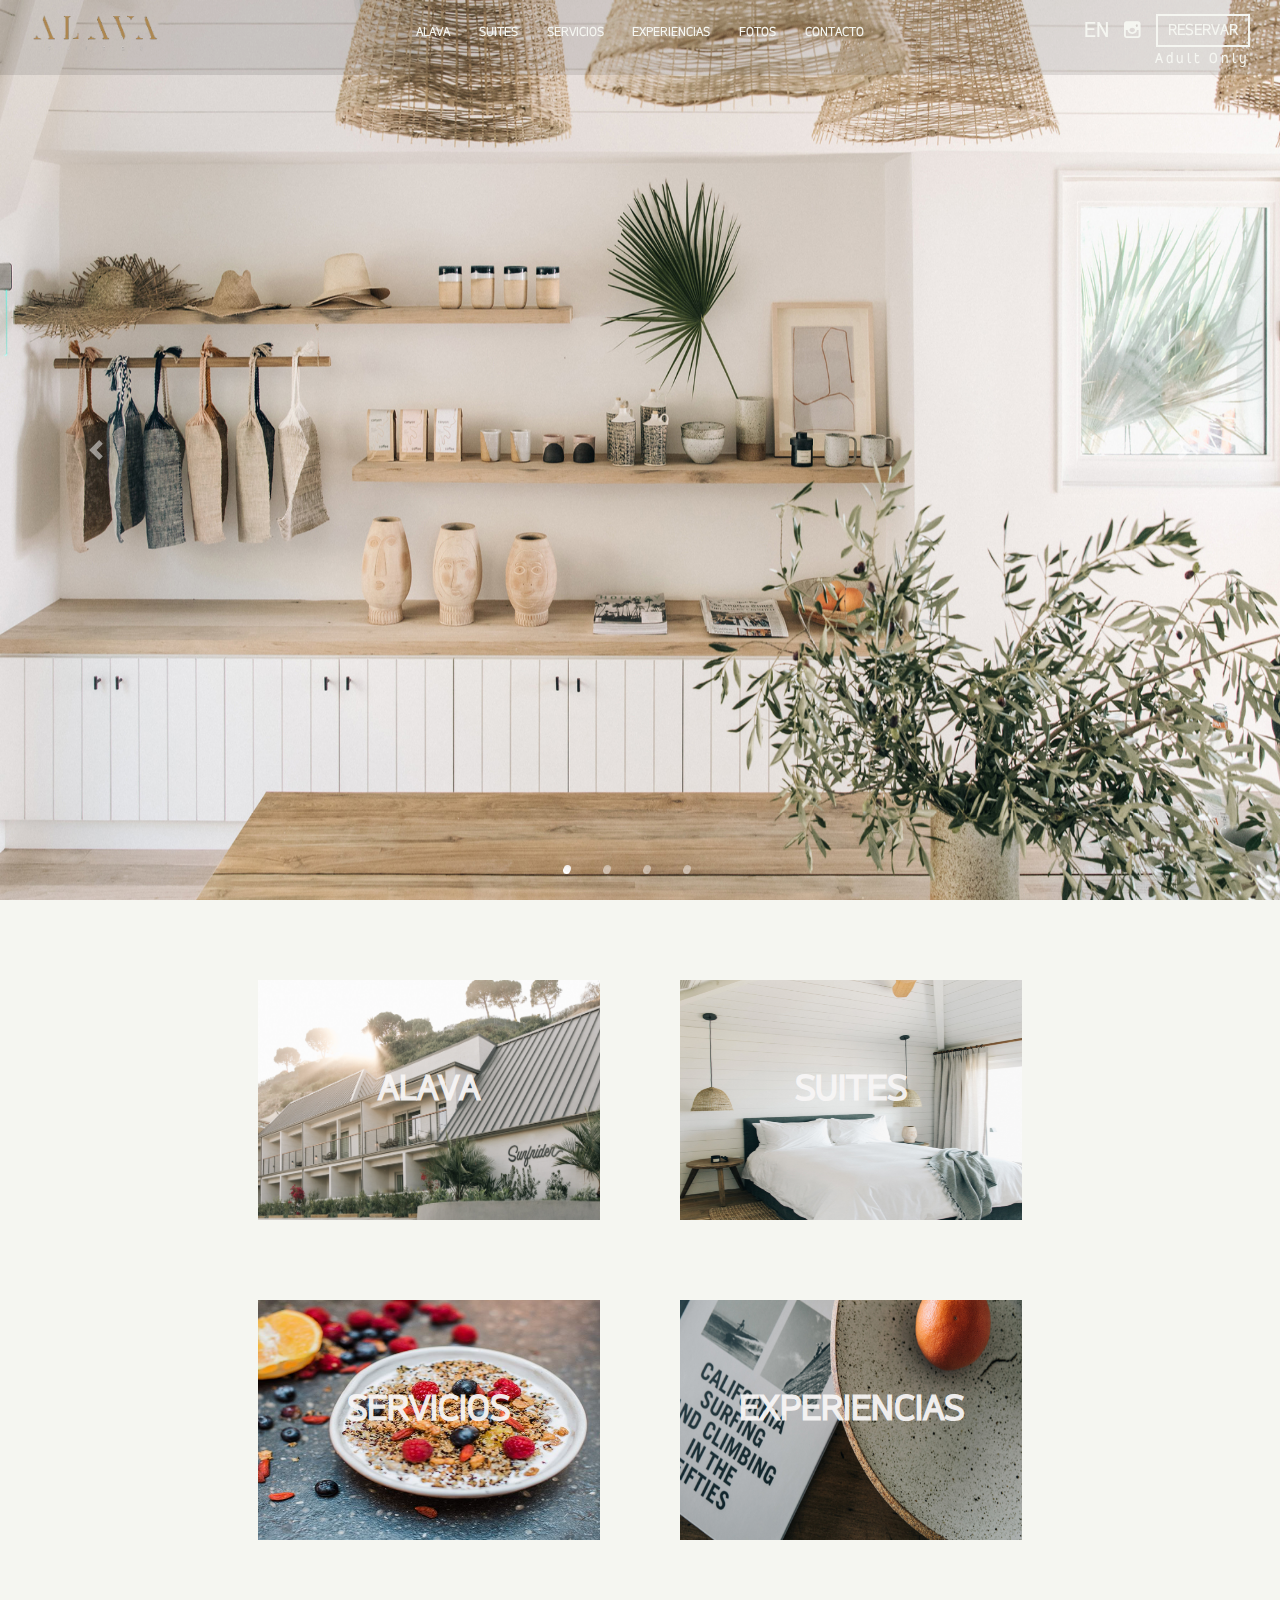
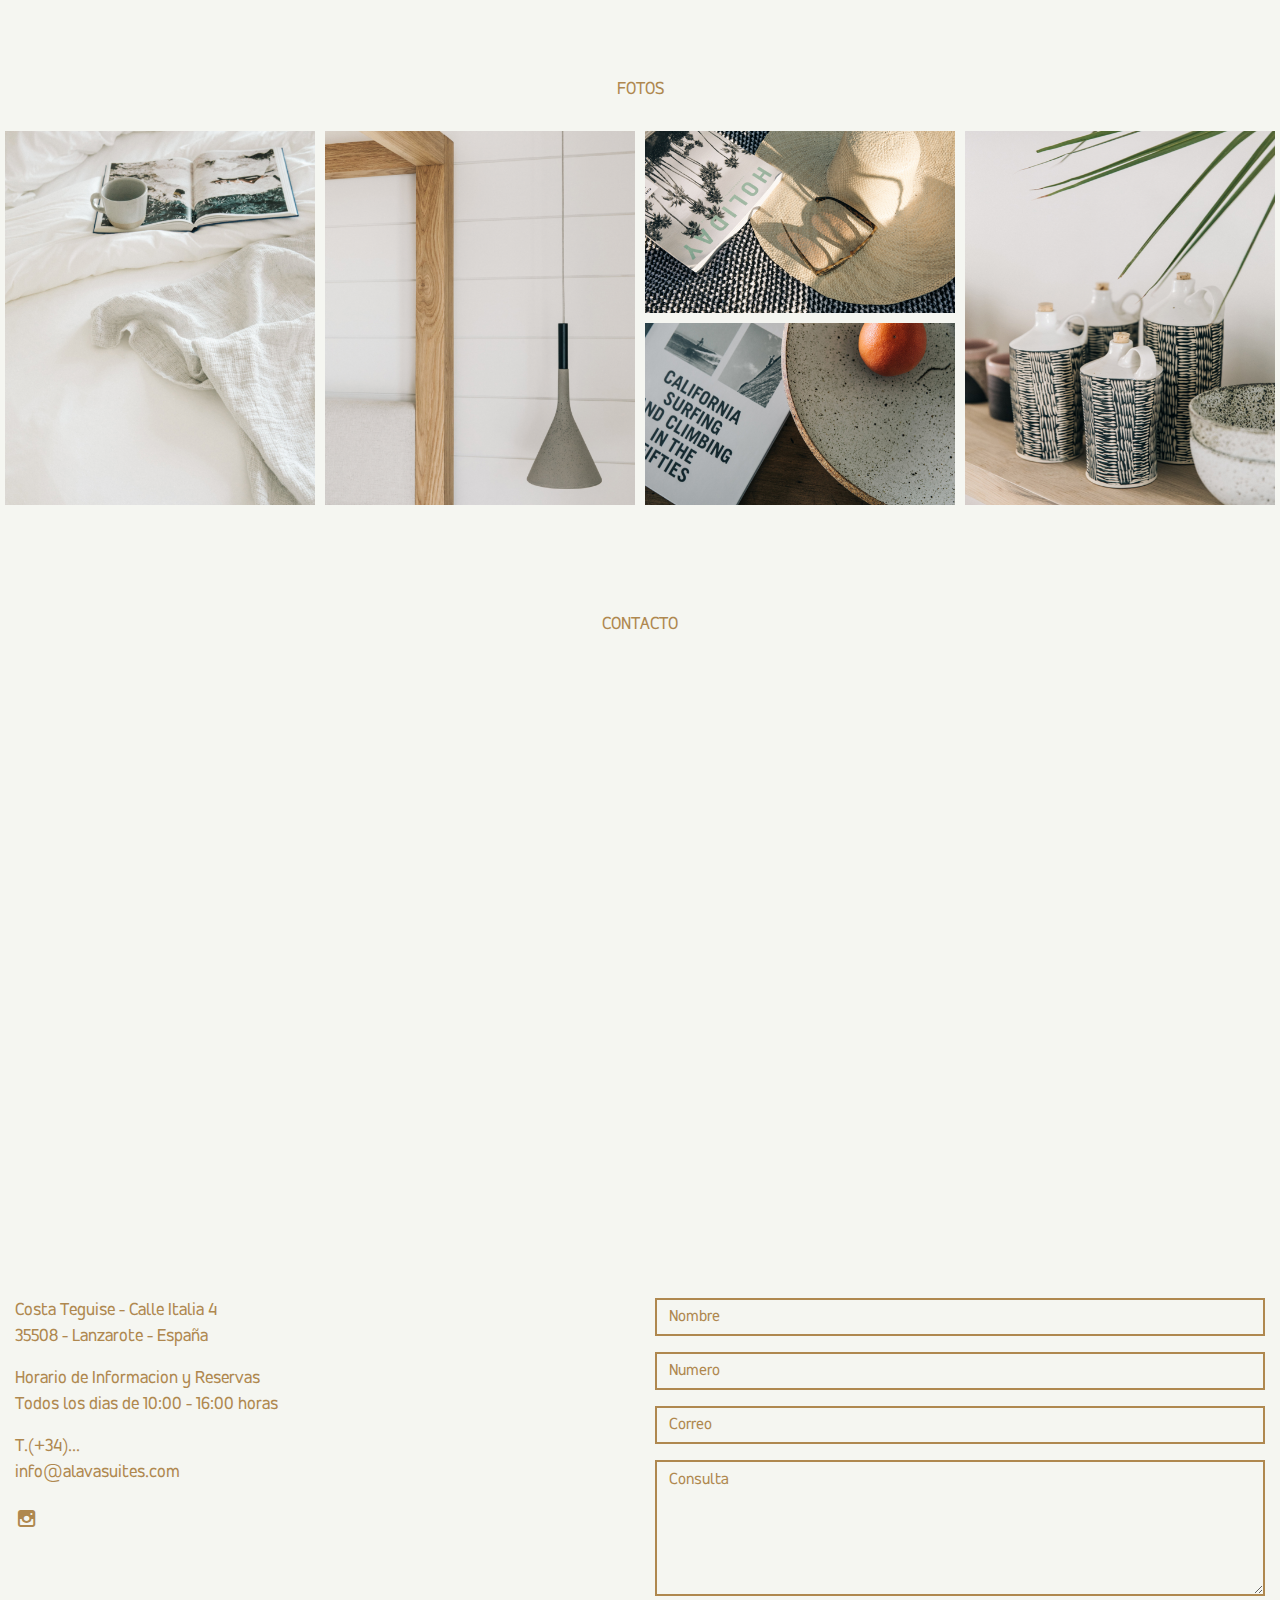
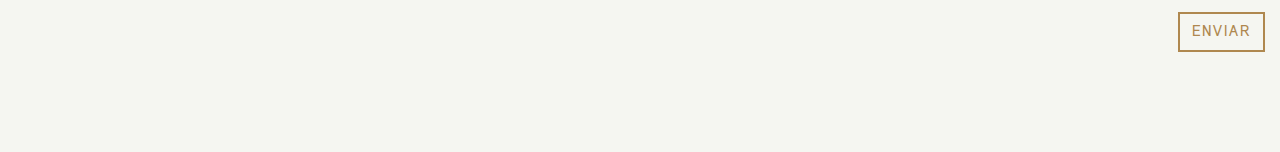
<file: index.html>
<!DOCTYPE html>
<html lang="en">

<head>
    <meta charset="UTF-8">
    <meta name="viewport" content="width=device-width, initial-scale=1.0">
    <meta http-equiv="X-UA-Compatible" content="ie=edge">

    <link rel="stylesheet" href="css/bootstrap.min.css">
    <script src="js/all.js"></script>
    <link rel="stylesheet" href="css/typicons.min.css">
    <link rel="stylesheet" href="css/app.css">
    <link rel="stylesheet" href="css/myFonts.css">

    <title>Alava</title>
</head>

<body>
    <span page="index"></span>
    <div class="header-container">
        <nav class="barra-navegacion fixed">
            <a href="#">
                <div class="boton-home">
                    <img src="./img/logo.png" alt="">
                </div>
            </a>

            <div class="mobile-book-now">
                <h4>Reservar</h4>
            </div>

            <div class="menu-mobile" id="menu-mobile">
                <i class="fas fa-bars"></i>
            </div>

            <ul class="menu ">
                <li class="menu-items"><a href="./pages/alava.html">alava</a></li>
                <li class="menu-items"><a href="./pages/suites.html">suites</a></li>
                <li class="menu-items"><a href="./pages/servicios.html">servicios</a></li>
                <li class="menu-items"><a href="./pages/experiencias.html">experiencias</a></li>
                <li class="menu-items"><a href="./pages/fotos.html">fotos</a></li>
                <li class="menu-items"><a href="./pages/contacto.html">contacto</a></li>
            </ul>

            <div class="instagram-mas">
                <div class="container-mas d-flex justify-content-between">
                    <div class="d-flex justify-content-end align-center flex-grow-1">
                        <span class="es">EN</span>
                        <a href="https://www.instagram.com/alavasuites/?hl=es" target="_blank">
                            <span class="typcn typcn-social-instagram"></span>
                            <!-- <i class="fab fa-instagram"></i> -->
                        </a>
                    </div>

                    <h4>reservar</h4>
                </div>
                <span class="adult">Adult Only</span>
            </div>
        </nav>

        <!-- /*=============================================
                            Slider
        =============================================*/ -->
        <div id="carouselId" class="carousel slide" data-ride="carousel">
            <ol class="carousel-indicators">
                <li data-target="#carouselId" data-slide-to="0" class="active"></li>
                <li data-target="#carouselId" data-slide-to="1"></li>
                <li data-target="#carouselId" data-slide-to="2"></li>
                <li data-target="#carouselId" data-slide-to="3"></li>
            </ol>
            <div class="carousel-inner" role="listbox">
                <div class="carousel-item active">
                    <img src="img/slider-3.jpg" alt="First slide">
                </div>
                <div class="carousel-item">
                    <img src="img/slider-1.jpg" alt="Second slide">
                </div>
                <div class="carousel-item">
                    <img src="img/slider-2.jpg" alt="Third slide">
                </div>
                <div class="carousel-item">
                    <img src="img/slider-4.jpg" alt="Third slide">
                </div>
            </div>
            <a class="carousel-control-prev" href="#carouselId" role="button" data-slide="prev">
                <span class="carousel-control-prev-icon" aria-hidden="true"></span>
                <span class="sr-only">Previous</span>
            </a>
            <a class="carousel-control-next" href="#carouselId" role="button" data-slide="next">
                <span class="carousel-control-next-icon" aria-hidden="true"></span>
                <span class="sr-only">Next</span>
            </a>
        </div>
    </div>


    <!-- /*=============================================
                      MAIN CONTENT
    =============================================*/ -->
    <div class="container-fluid">
        <div class="main-content">
            <div class="main-items">
                <div class="cont-relative">
                    <img src="./img/sections/alava.png" alt="">
                    <a href="./pages/alava.html">
                        <h3>alava</h3>
                    </a>
                </div>
                <!-- <h3 class="main-title">alava</h3> -->
            </div>
            <div class="main-items">
                <div class="cont-relative">
                    <img src="./img/sections/suites.png" alt="">
                    <a href="./pages/suites.html">
                        <h3>suites</h3>
                    </a>
                </div>
                <!-- <h3 class="main-title">suites</h3> -->
            </div>
            <div class="main-items">
                <div class="cont-relative">
                    <img src="./img/sections/servicios.png" alt="">
                    <a href="./pages/servicios.html">
                        <h3>servicios</h3>
                    </a>
                </div>
                <!-- <h3 class="main-title">servicios</h3> -->
            </div>
            <div class="main-items">
                <div class="cont-relative">
                    <img src="./img/sections/experiencias.png" alt="">
                    <a href="./pages/experiencias.html">
                        <h3>experiencias</h3>
                    </a>
                </div>
                <!-- <h3 class="main-title">experiencias</h3> -->
            </div>
        </div>
    </div>
    <!-- /*=============================================
                        Fotos
    =============================================*/ -->
    <div class="container-fluid container-principal-fotos">
        <h3 class="main-title">fotos</h3>
        <div class="container-fotos row">
            <div class="foto col-12 col-md-3">
                <a href="#">
                    <img src="./img/fotos/foto1.png" alt="">
                </a>
            </div>
            <div class="foto col-12 col-md-3">
                <a href="#">
                    <img src="./img/fotos/foto2.png" alt="">
                </a>
            </div>
            <div class="foto-dividida col-12 col-md-3">
                <div class="foto-primera">
                    <a href="#">
                        <img src="./img/fotos/foto3.png" alt="">
                    </a>
                </div>
                <div class="foto-segunda">
                    <a href="#">
                        <img src="./img/fotos/foto4.png" alt="">
                    </a>
                </div>
            </div>
            <div class="foto col-12 col-md-3">
                <a href="#">
                    <img src="./img/fotos/foto5.png" alt="">
                </a>
            </div>
        </div>
    </div>

    <!-- /*=============================================
                        Contacto
    =============================================*/ -->

    <div class="container-fluid container-contacto">
        <h3 class="main-title">contacto</h3>
        <div class="mapa">
            <!-- <img src="./img/map.png" alt=""> -->
            <iframe src="https://www.google.com/maps/embed?pb=!1m18!1m12!1m3!1d3489.510213636563!2d-13.519560485175273!3d29.001881382273613!2m3!1f0!2f0!3f0!3m2!1i1024!2i768!4f13.1!3m3!1m2!1s0xc489ddc33ba48a1%3A0x23d4ea670ccbbe7b!2sCalle+Italia%2C+4%2C+35508+Teguise%2C+Las+Palmas%2C+Espa%C3%B1a!5e0!3m2!1ses-419!2sve!4v1555913669300!5m2!1ses-419!2sve"
                width="800" height="600" frameborder="0" style="border:0" allowfullscreen></iframe>
        </div>
        <div class="container-newsletter row">
            <div class="direccion-contacto col-12 col-md-6">
                <div class="direccion">
                    <p>Costa Teguise - Calle Italia 4</p>
                    <p>35508 - Lanzarote - España</p>
                </div>
                <div class="horarios">
                    <a href="./pages/contacto.html">
                        <p>Horario de Informacion y Reservas</p>
                        <p>Todos los dias de 10:00 - 16:00 horas</p>
                    </a>
                </div>
                <div class="email">
                    <a href="tel:+3400000">
                        <p>T.(+34)...</p>
                    </a>
                    <a href="mailto:info@alavasuites.com">
                        <p>info@alavasuites.com</p>
                    </a>
                </div>
                <div class="redes-sociales">
                    <a href="https://www.instagram.com/alavasuites/?hl=es" target="_blank">
                        <span class="typcn typcn-social-instagram"></span>
                    </a>
                </div>
            </div>
            <div class="formulario-contacto col-12 col-md-6">
                <form>
                    <div class="form-group">
                        <input type="text" class="form-control" placeholder="Nombre">
                    </div>
                    <div class="form-group">
                        <input type="text" class="form-control" placeholder="Numero">
                    </div>
                    <div class="form-group">
                        <input type="email" class="form-control" placeholder="Correo">
                    </div>
                    <div class="form-group">
                        <textarea class="form-control" name="" id="" cols="30" rows="5" placeholder="Consulta"></textarea>
                    </div>
                    <div class="btn-submit d-flex justify-content-end">
                        <button class="btn" type="submit">Enviar</button>
                    </div>
                </form>
            </div>
        </div>
    </div>
    <!-- /*=============================================
                        Footer
    =============================================*/ -->

    <!-- <footer>
            <p>+1 (310) 526-6158 | INFO@THESURFRIDERMALIBU.COM</p>
            <p>23033 PACIFIC COAST HIGHWAY, MALIBU, CA 90265</p>
            <p>© SURFRIDER BEACH CLUB LLC 2019</p>
    </footer> -->

    <script src="js/jquery-3.3.1.js"></script>
    <script src="js/bootstrap.min.js"></script>
    <script src="js/app.js"></script>


</body>

</html>
</file>
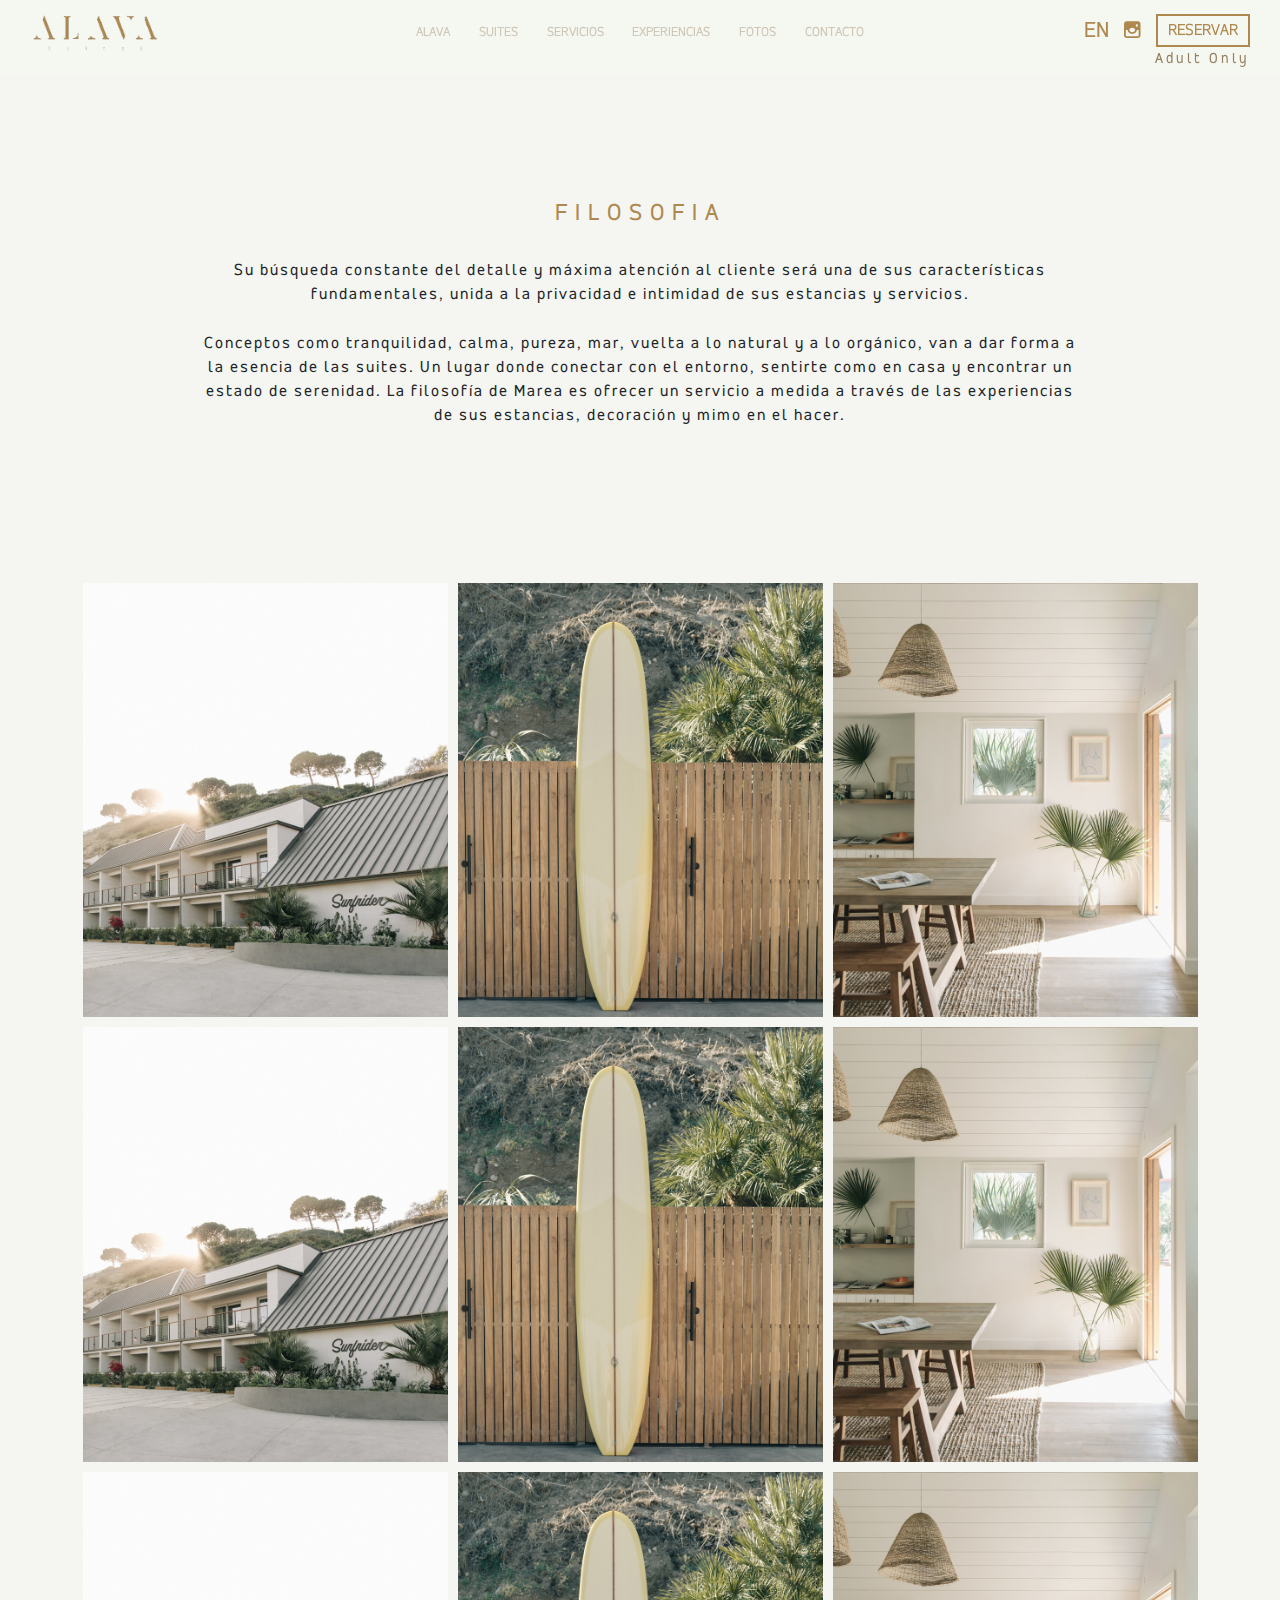
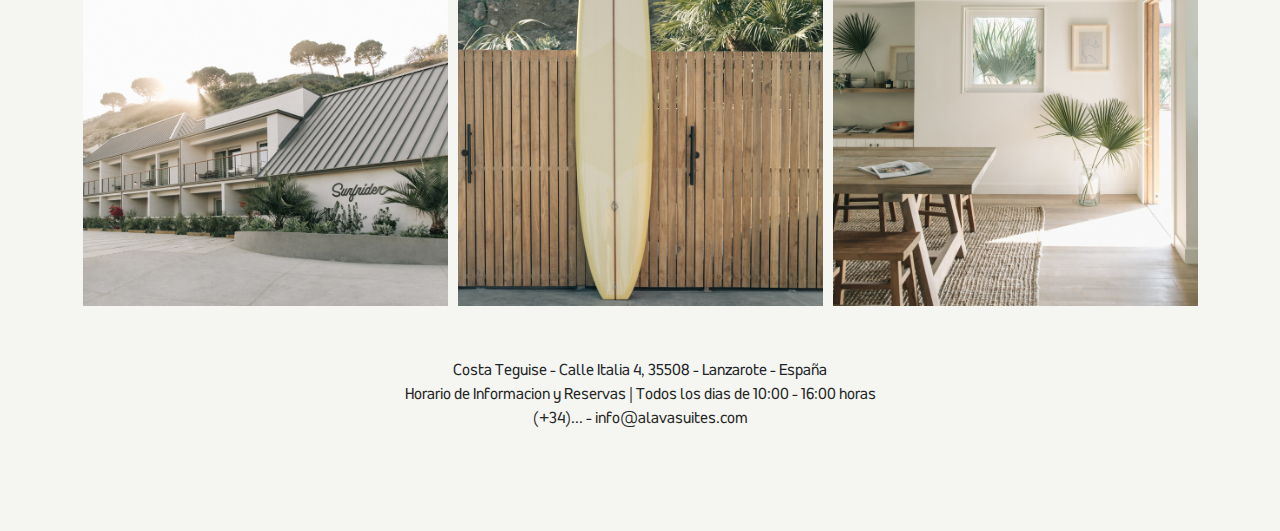
<file: pages/alava.html>
<!DOCTYPE html>
<html lang="en">
<head>
    <meta charset="UTF-8">
    <meta name="viewport" content="width=device-width, initial-scale=1.0">
    <meta http-equiv="X-UA-Compatible" content="ie=edge">
    <link rel="stylesheet" href="../css/bootstrap.min.css">
    <!-- <link rel="stylesheet" href="css/all.css"> -->
    <link rel="stylesheet" href="../css/typicons.min.css">
    <link rel="stylesheet" href="../css/app.css">
    <link rel="stylesheet" href="../css/myFonts.css">
    <title>Alava</title>
</head>
<body>
    <nav class="barra-navegacion fixed">
        <a href="../index.html">
            <div class="boton-home">
                <img src="../img/logo.png" alt="">
            </div>
        </a>
    
        <div class="mobile-book-now">
            <h4>Reservar</h4>
        </div>
    
        <div class="menu-mobile" id="menu-mobile">
            <i class="fas fa-bars"></i> 
        </div>
    
        <ul class="menu ">
            <li class="menu-items"><a href="../pages/alava.html">alava</a></li>
            <li class="menu-items"><a href="../pages/suites.html">suites</a></li>
            <li class="menu-items"><a href="../pages/servicios.html">servicios</a></li>
            <li class="menu-items"><a href="../pages/experiencias.html">experiencias</a></li>
            <li class="menu-items"><a href="../pages/fotos.html">fotos</a></li>
            <li class="menu-items"><a href="../pages/contacto.html">contacto</a></li>
        </ul>
        
        <div class="instagram-mas">
            <div class="container-mas d-flex justify-content-between">
                <div class="d-flex justify-content-end align-center flex-grow-1 ">
                    <span class="es">EN</span>
                    <a href="https://www.instagram.com/alavasuites/?hl=es" target="_blank">
                        <span class="typcn typcn-social-instagram"></span>
                        <!-- <i class="fab fa-instagram"></i> -->
                    </a>
                </div>

                <h4>reservar</h4>
            </div>
            <span class="adult">Adult Only</span>
        </div>
    </nav>

    <div class="container-fluid page-container page-alava">
        <h3 class="page-title">Filosofia</h3>
        <div class="page-text">
            <p class="part-1">
                Su búsqueda constante del detalle y máxima atención al cliente será una de sus características fundamentales, unida a la privacidad e intimidad de sus estancias y servicios.
            </p>
            <p class="part-2" >
                Conceptos como tranquilidad, calma, pureza, mar, vuelta a lo natural y a lo orgánico, van a dar forma a la esencia de las suites. Un lugar donde conectar con el entorno, sentirte como en casa y encontrar un estado de serenidad. La filosofía de Marea es ofrecer un servicio a medida a través de las experiencias de sus estancias, decoración y mimo en el hacer.
            </p>
        </div>

        <div class="galeria">
            <div class="img-big">
                <div><img src="../img/alava/big1.jpg" alt=""></div>
                <div><img src="../img/alava/big2.jpg" alt=""></div>
                <div><img src="../img/alava/big3.jpg" alt=""></div>
            </div>
            <div class="img-big">
                <div><img src="../img/alava/big1.jpg" alt=""></div>
                <div><img src="../img/alava/big2.jpg" alt=""></div>
                <div><img src="../img/alava/big3.jpg" alt=""></div>
            </div>
            <div class="img-big">
                <div><img src="../img/alava/big1.jpg" alt=""></div>
                <div><img src="../img/alava/big2.jpg" alt=""></div>
                <div><img src="../img/alava/big3.jpg" alt=""></div>
            </div>
            <!-- <div class="img-small">
                <div><img src="../img/alava/small1.jpg" alt=""></div>
                <div><img src="../img/alava/small2.jpg" alt=""></div>
                <div><img src="../img/alava/small3.jpg" alt=""></div>
            </div> -->
        </div>

        <div class="footer-alava text-center mt-5">
            <p class="mb-0" >Costa Teguise - Calle Italia 4, 35508 - Lanzarote - España</p>
            
            <a href="./contacto.html">
                <p class="mb-0">Horario de Informacion y Reservas | Todos los dias de 10:00 - 16:00 horas</p>
            </a>
            
            <p>
                <span><a href="tel:+3400000">(+34)...</a></span> - 
                <span><a href="mailto:info@alavasuites.com">info@alavasuites.com</a></span>
            </p>
            <p></p>
        </div>
    </div>

    <script src="../js/jquery-3.3.1.js" ></script>
    <script src="../js/bootstrap.min.js"></script>
    <script src="../js/all.js" ></script>
    <script src="../js/app.js" ></script>
    
</body>
</html>
</file>
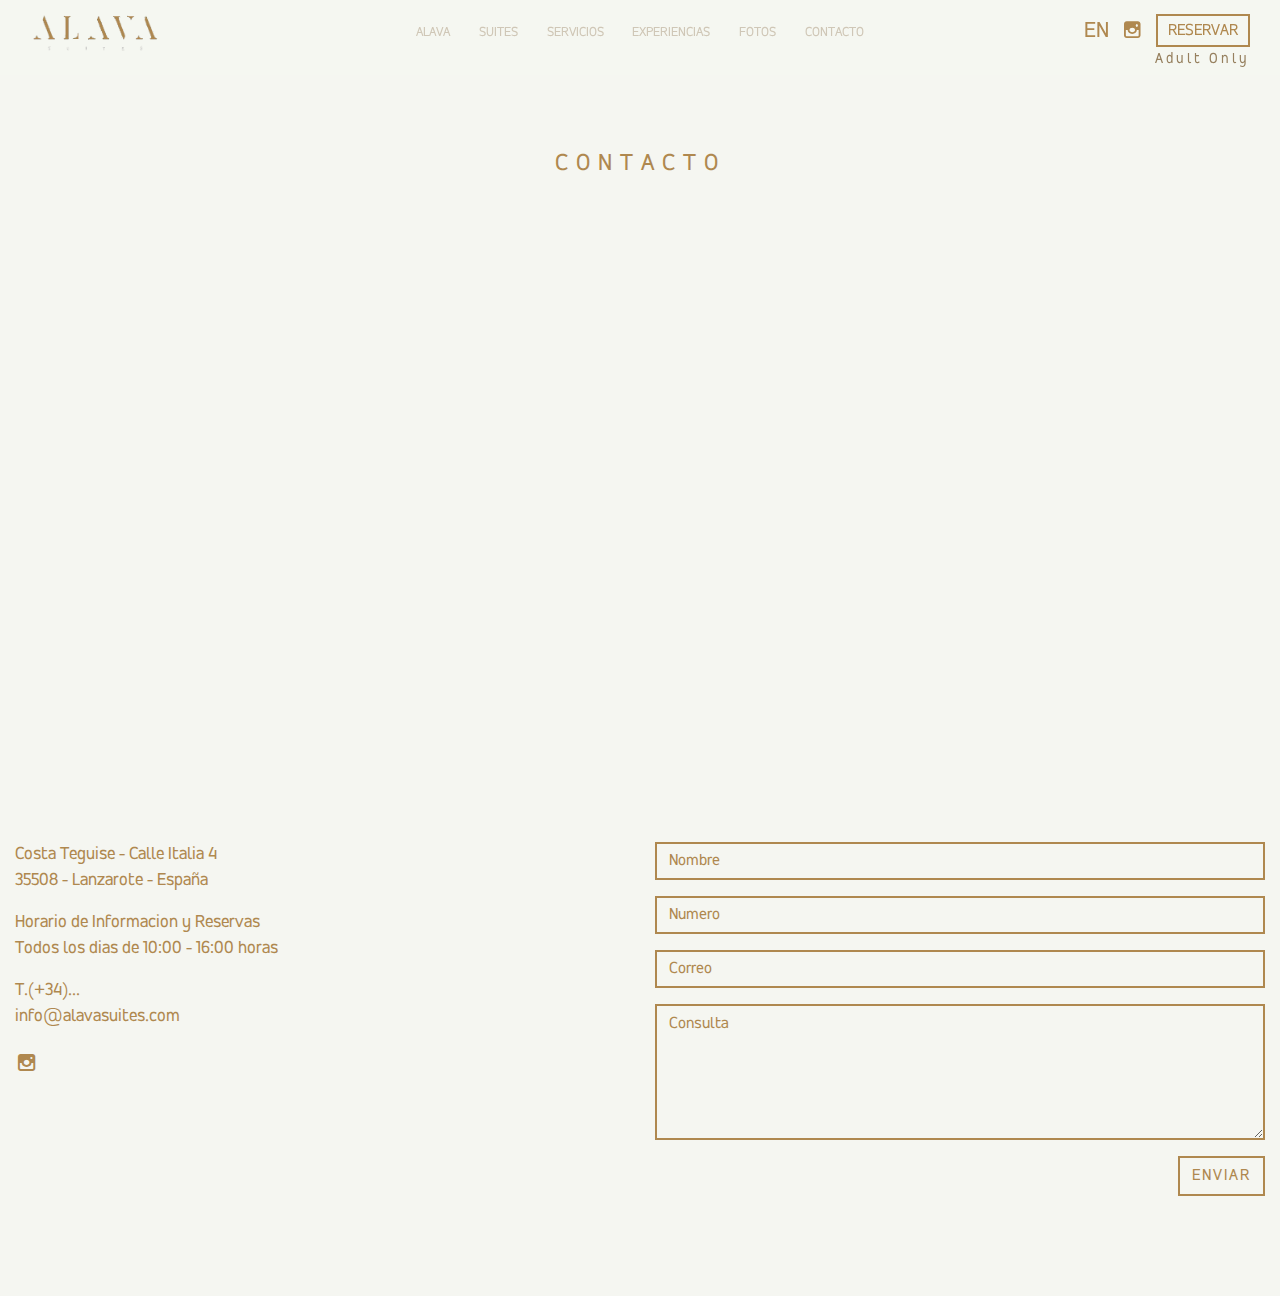
<file: pages/contacto.html>
<!DOCTYPE html>
<html lang="en">
<head>
    <meta charset="UTF-8">
    <meta name="viewport" content="width=device-width, initial-scale=1.0">
    <meta http-equiv="X-UA-Compatible" content="ie=edge">
    <link rel="stylesheet" href="../css/bootstrap.min.css">
    <!-- <link rel="stylesheet" href="css/all.css"> -->
    <link rel="stylesheet" href="../css/typicons.min.css">
    <link rel="stylesheet" href="../css/app.css">
    <link rel="stylesheet" href="../css/myFonts.css">
    <title>Contacto</title>
</head>
<body>
    <nav class="barra-navegacion fixed">
        <a href="../index.html">
            <div class="boton-home">
                <img src="../img/logo.png" alt="">
            </div>
        </a>
    
        <div class="mobile-book-now">
            <h4>Reservar</h4>
        </div>
    
        <div class="menu-mobile" id="menu-mobile">
            <i class="fas fa-bars"></i> 
        </div>
    
        <ul class="menu ">
            <li class="menu-items"><a href="../pages/alava.html">alava</a></li>
            <li class="menu-items"><a href="../pages/suites.html">suites</a></li>
            <li class="menu-items"><a href="../pages/servicios.html">servicios</a></li>
            <li class="menu-items"><a href="../pages/experiencias.html">experiencias</a></li>
            <li class="menu-items"><a href="../pages/fotos.html">fotos</a></li>
            <li class="menu-items"><a href="../pages/contacto.html">contacto</a></li>
        </ul>
        
        <div class="instagram-mas">
            <div class="container-mas d-flex justify-content-between">
                <div class="d-flex justify-content-end align-center flex-grow-1 ">
                    <span class="es">EN</span>
                    <a href="https://www.instagram.com/alavasuites/?hl=es" target="_blank">
                        <span class="typcn typcn-social-instagram"></span>
                        <!-- <i class="fab fa-instagram"></i> -->
                    </a>
                </div>

                <h4>reservar</h4>
            </div>
            <span class="adult">Adult Only</span>
        </div>
    </nav>

    <div class="container-fluid container-contacto">
        <h3 class="page-title">contacto</h3>
        <div class="mapa">
            <!-- <img src="../img/map.png" alt=""> -->
            <iframe src="https://www.google.com/maps/embed?pb=!1m18!1m12!1m3!1d3489.510213636563!2d-13.519560485175273!3d29.001881382273613!2m3!1f0!2f0!3f0!3m2!1i1024!2i768!4f13.1!3m3!1m2!1s0xc489ddc33ba48a1%3A0x23d4ea670ccbbe7b!2sCalle+Italia%2C+4%2C+35508+Teguise%2C+Las+Palmas%2C+Espa%C3%B1a!5e0!3m2!1ses-419!2sve!4v1555913669300!5m2!1ses-419!2sve" width="800" height="600" frameborder="0" style="border:0" allowfullscreen></iframe>
            
        </div>
        <div class="container-newsletter row">
            <div class="direccion-contacto col-12 col-md-6">
                <div class="direccion">
                    <p>Costa Teguise - Calle Italia 4</p>
                    <p>35508 - Lanzarote - España</p>
                </div>
                <div class="horarios">
                        <a href="./contacto.html">
                            <p>Horario de Informacion y Reservas</p>
                            <p>Todos los dias de 10:00 - 16:00 horas</p>
                        </a>
                    </div>
                    <div class="email">
                        <a href="tel:+3400000">
                            <p>T.(+34)...</p>
                        </a>
                        <a href="mailto:info@alavasuites.com">
                            <p>info@alavasuites.com</p>
                        </a>
                    </div>
                <div class="redes-sociales">
                    <a href="https://www.instagram.com/alavasuites/?hl=es" target="_blank">
                        <span class="typcn typcn-social-instagram"></span>
                        <!-- <i class="fab fa-instagram"></i> -->
                    </a>
                </div>
            </div>
            <div class="formulario-contacto col-12 col-md-6">
                <form >
                    <div class="form-group">
                        <input type="text" class="form-control" placeholder="Nombre">
                    </div>
                    <div class="form-group">
                        <input type="text" class="form-control" placeholder="Numero">
                    </div>
                    <div class="form-group">
                        <input type="email" class="form-control" placeholder="Correo">
                    </div>
                    <div class="form-group">
                        <textarea class="form-control" name="" id="" cols="30" rows="5" placeholder="Consulta" ></textarea>
                    </div>
                    <div class="btn-submit d-flex justify-content-end">
                        <button class ="btn" type="submit">Enviar</button>
                    </div>
                </form>
            </div>
        </div>
    </div>
        
        


    <script src="../js/jquery-3.3.1.js" ></script>
    <script src="../js/bootstrap.min.js"></script>
    <script src="../js/all.js" ></script>
    <script src="../js/app.js" ></script>
    
</body>
</html>
</file>
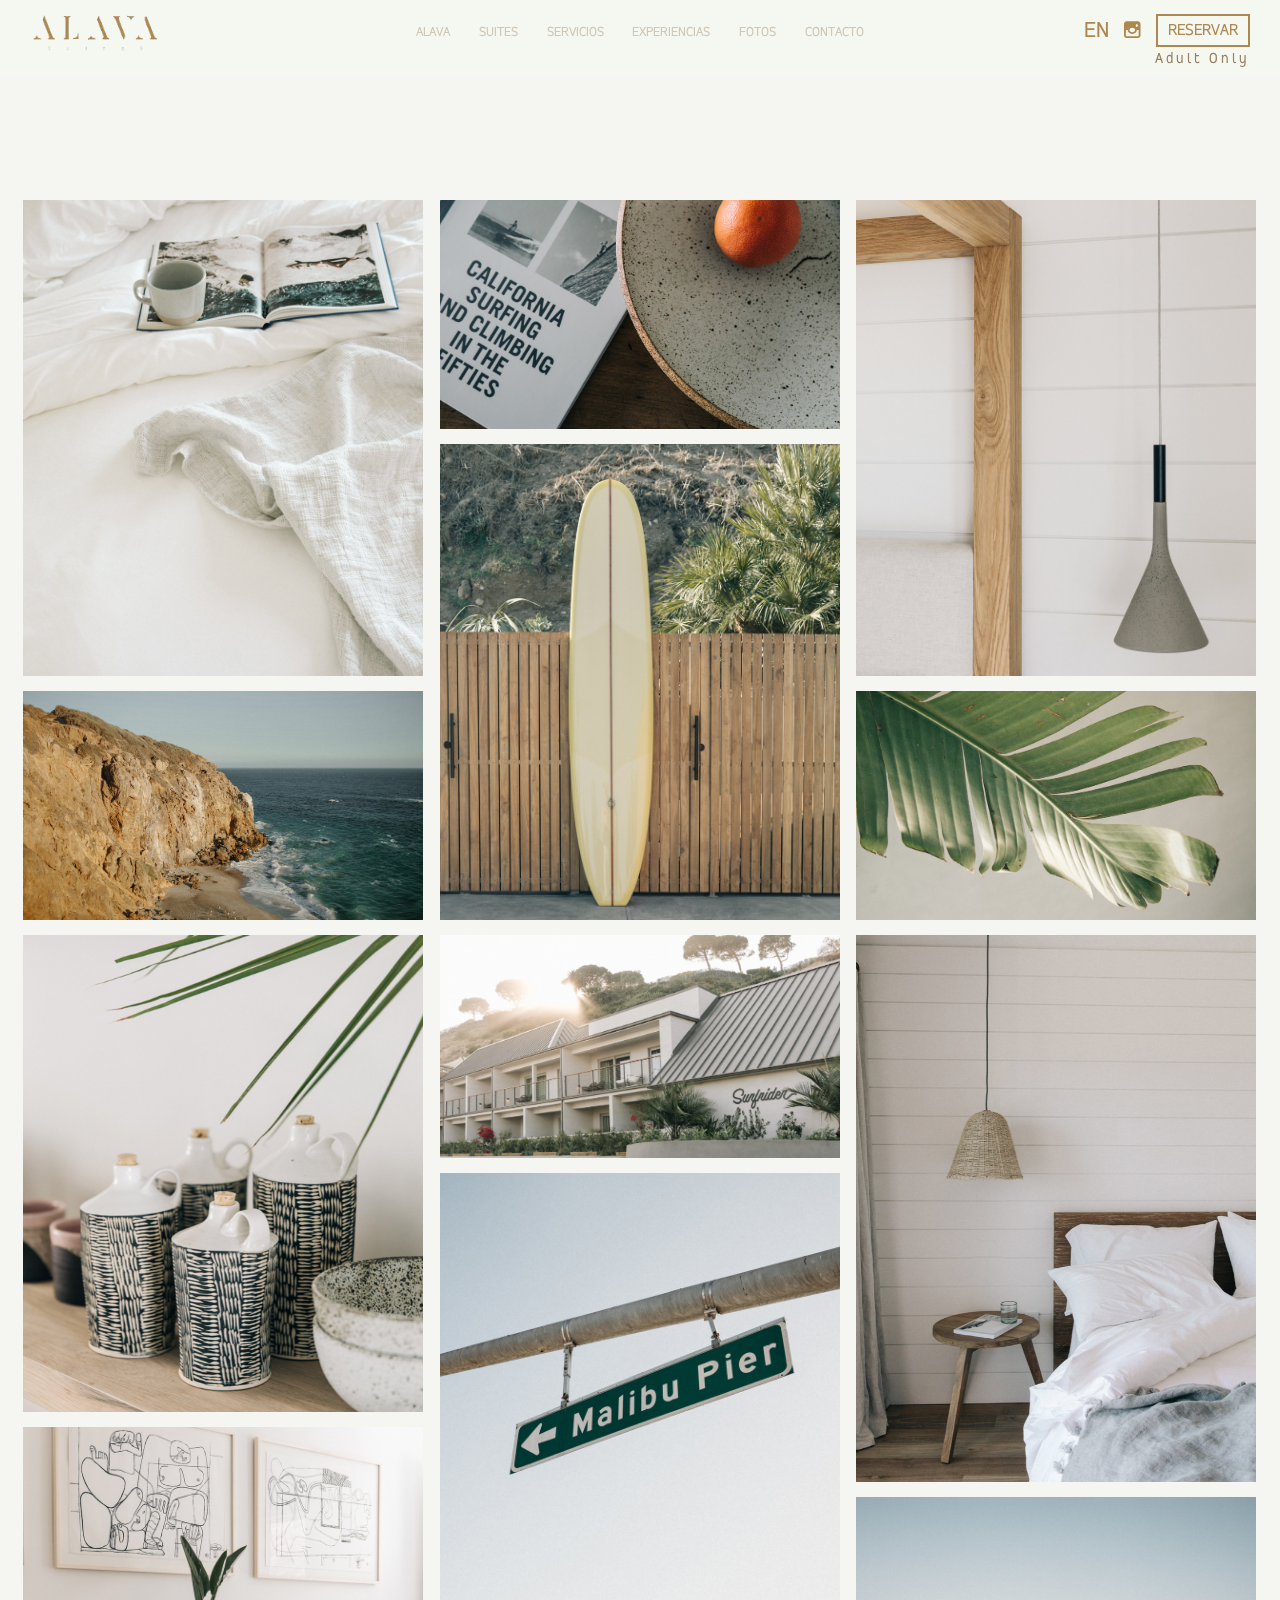
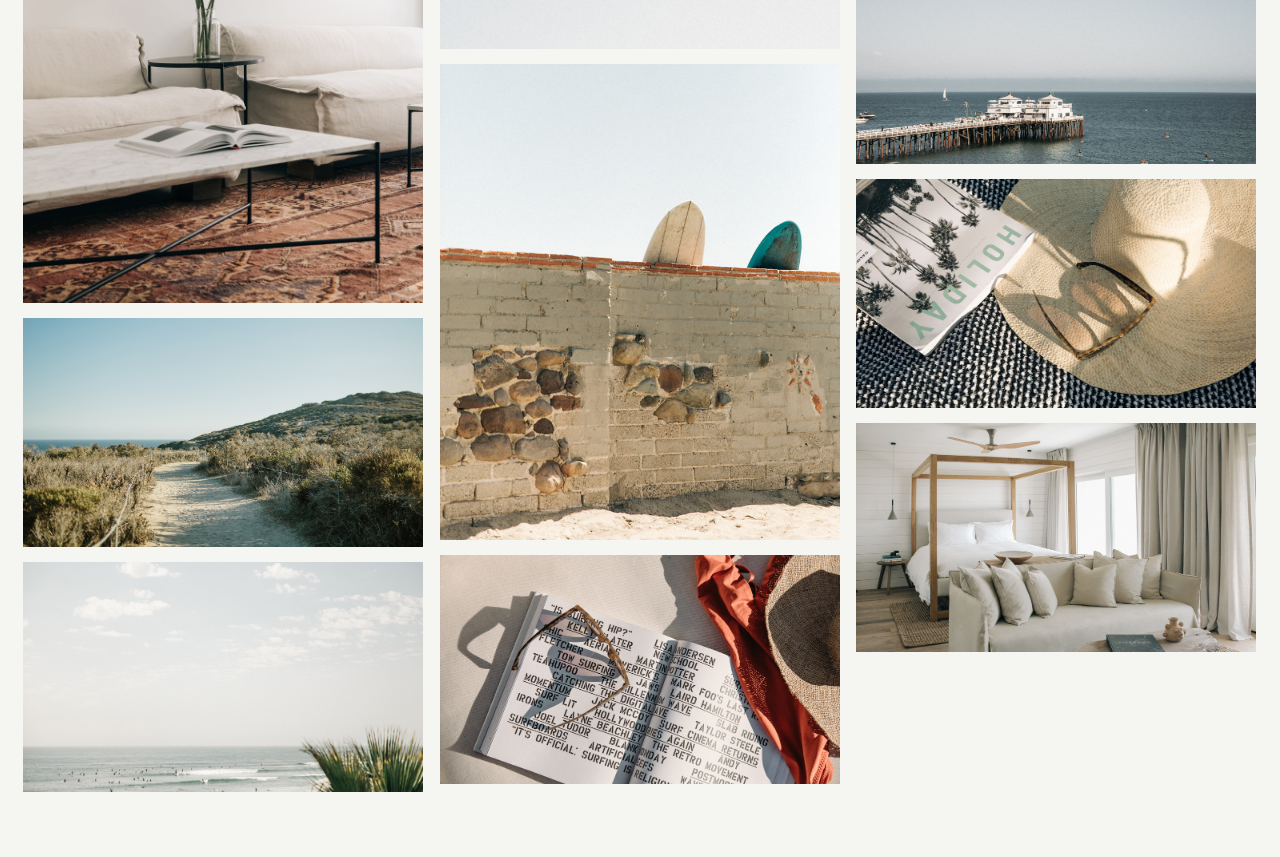
<file: pages/fotos.html>
<!DOCTYPE html>
<html lang="en">
<head>
    <meta charset="UTF-8">
    <meta name="viewport" content="width=device-width, initial-scale=1.0">
    <meta http-equiv="X-UA-Compatible" content="ie=edge">
    <link rel="stylesheet" href="../css/bootstrap.min.css">
    <!-- <link rel="stylesheet" href="css/all.css"> -->
    <link rel="stylesheet" href="../css/typicons.min.css">
    <link rel="stylesheet" href="../css/app.css">
    <link rel="stylesheet" href="../css/myFonts.css">
    <title>Alava</title>
</head>
<body>
    <nav class="barra-navegacion fixed">
        <a href="../index.html">
            <div class="boton-home">
                <img src="../img/logo.png" alt="">
            </div>
        </a>
    
        <div class="mobile-book-now">
            <h4>Reservar</h4>
        </div>
    
        <div class="menu-mobile" id="menu-mobile">
            <i class="fas fa-bars"></i> 
        </div>
    
        <ul class="menu ">
            <li class="menu-items"><a href="../pages/alava.html">alava</a></li>
            <li class="menu-items"><a href="../pages/suites.html">suites</a></li>
            <li class="menu-items"><a href="../pages/servicios.html">servicios</a></li>
            <li class="menu-items"><a href="../pages/experiencias.html">experiencias</a></li>
            <li class="menu-items"><a href="../pages/fotos.html">fotos</a></li>
            <li class="menu-items"><a href="../pages/contacto.html">contacto</a></li>
        </ul>
        
        <div class="instagram-mas">
            <div class="container-mas d-flex justify-content-between">
                <div class="d-flex justify-content-end align-center flex-grow-1 ">
                    <span class="es">EN</span>
                    <a href="https://www.instagram.com/alavasuites/?hl=es" target="_blank">
                        <span class="typcn typcn-social-instagram"></span>
                        <!-- <i class="fab fa-instagram"></i> -->
                    </a>
                </div>

                <h4>reservar</h4>
            </div>
            <span class="adult">Adult Only</span>
        </div>
    </nav>

        <div class="container-fluid container-galeria">
            <div class="grid">
            
                <div class="grid-item grid-sizer"><img src="../img/galeria/1.jpg" alt=""></div>
                <div class="grid-item grid-sizer"><img src="../img/galeria/2.jpg" alt=""></div>
                <div class="grid-item grid-sizer"><img src="../img/galeria/3.jpg" alt=""></div>
                <div class="grid-item grid-sizer"><img src="../img/galeria/4.jpg" alt=""></div>
                <div class="grid-item grid-sizer"><img src="../img/galeria/5.jpg" alt=""></div>
                <div class="grid-item grid-sizer"><img src="../img/galeria/6.jpg" alt=""></div>
                <div class="grid-item grid-sizer"><img src="../img/galeria/7.png" alt=""></div>
                <div class="grid-item grid-sizer"><img src="../img/galeria/8.png" alt=""></div>
                <div class="grid-item grid-sizer"><img src="../img/galeria/9.png" alt=""></div>

                <div class="grid-item grid-sizer"><img src="../img/galeria/11.jpg" alt=""></div>
                <div class="grid-item grid-sizer"><img src="../img/galeria/10.jpg" alt=""></div>
                <div class="grid-item grid-sizer"><img src="../img/galeria/12.jpg" alt=""></div>

                <div class="grid-item grid-sizer"><img src="../img/galeria/14.jpg" alt=""></div>
                <div class="grid-item grid-sizer"><img src="../img/galeria/13.jpg" alt=""></div>
                <div class="grid-item grid-sizer"><img src="../img/galeria/15.jpg" alt=""></div>

                <div class="grid-item grid-sizer"><img src="../img/galeria/16.jpg" alt=""></div>
                <div class="grid-item grid-sizer"><img src="../img/galeria/17.jpg" alt=""></div>
                <div class="grid-item grid-sizer"><img src="../img/galeria/18.jpg" alt=""></div>
                
               
                <!-- <div class="grid-item"><img src="img/medium_MKSADLER-5596.jpg" alt=""></div>
                <div class="grid-item"><img src="img/medium_MKSADLER-5619_web.jpg" alt=""></div>
                <div class="grid-item"><img src="img/medium_MKSADLER-5647_web.jpg" alt=""></div>
                <div class="grid-item"><img src="img/medium_MKSADLER-5702_web.jpg" alt=""></div> -->
                
            </div>
        </div>
        
        


    <script src="../js/jquery-3.3.1.js" ></script>
    <script src="../js/bootstrap.min.js"></script>
    <script src="../js/imagesloaded.min.js"></script>
    <script src="../js/masonry.pkgd.min.js" ></script>
    <script src="../js/all.js" ></script>
    <script src="../js/app.js" ></script>
    <script type="text/javascript">

        var $grid = $('.grid').imagesLoaded( function() {
            // init Masonry after all images have loaded
            $grid.masonry({
                // options
                itemSelector: '.grid-item',
                columnWidth: '.grid-sizer',
                percentPosition: true,
                /* horizontalOrder: true */
            });
        });
        
    </script>
    
</body>
</html>
</file>
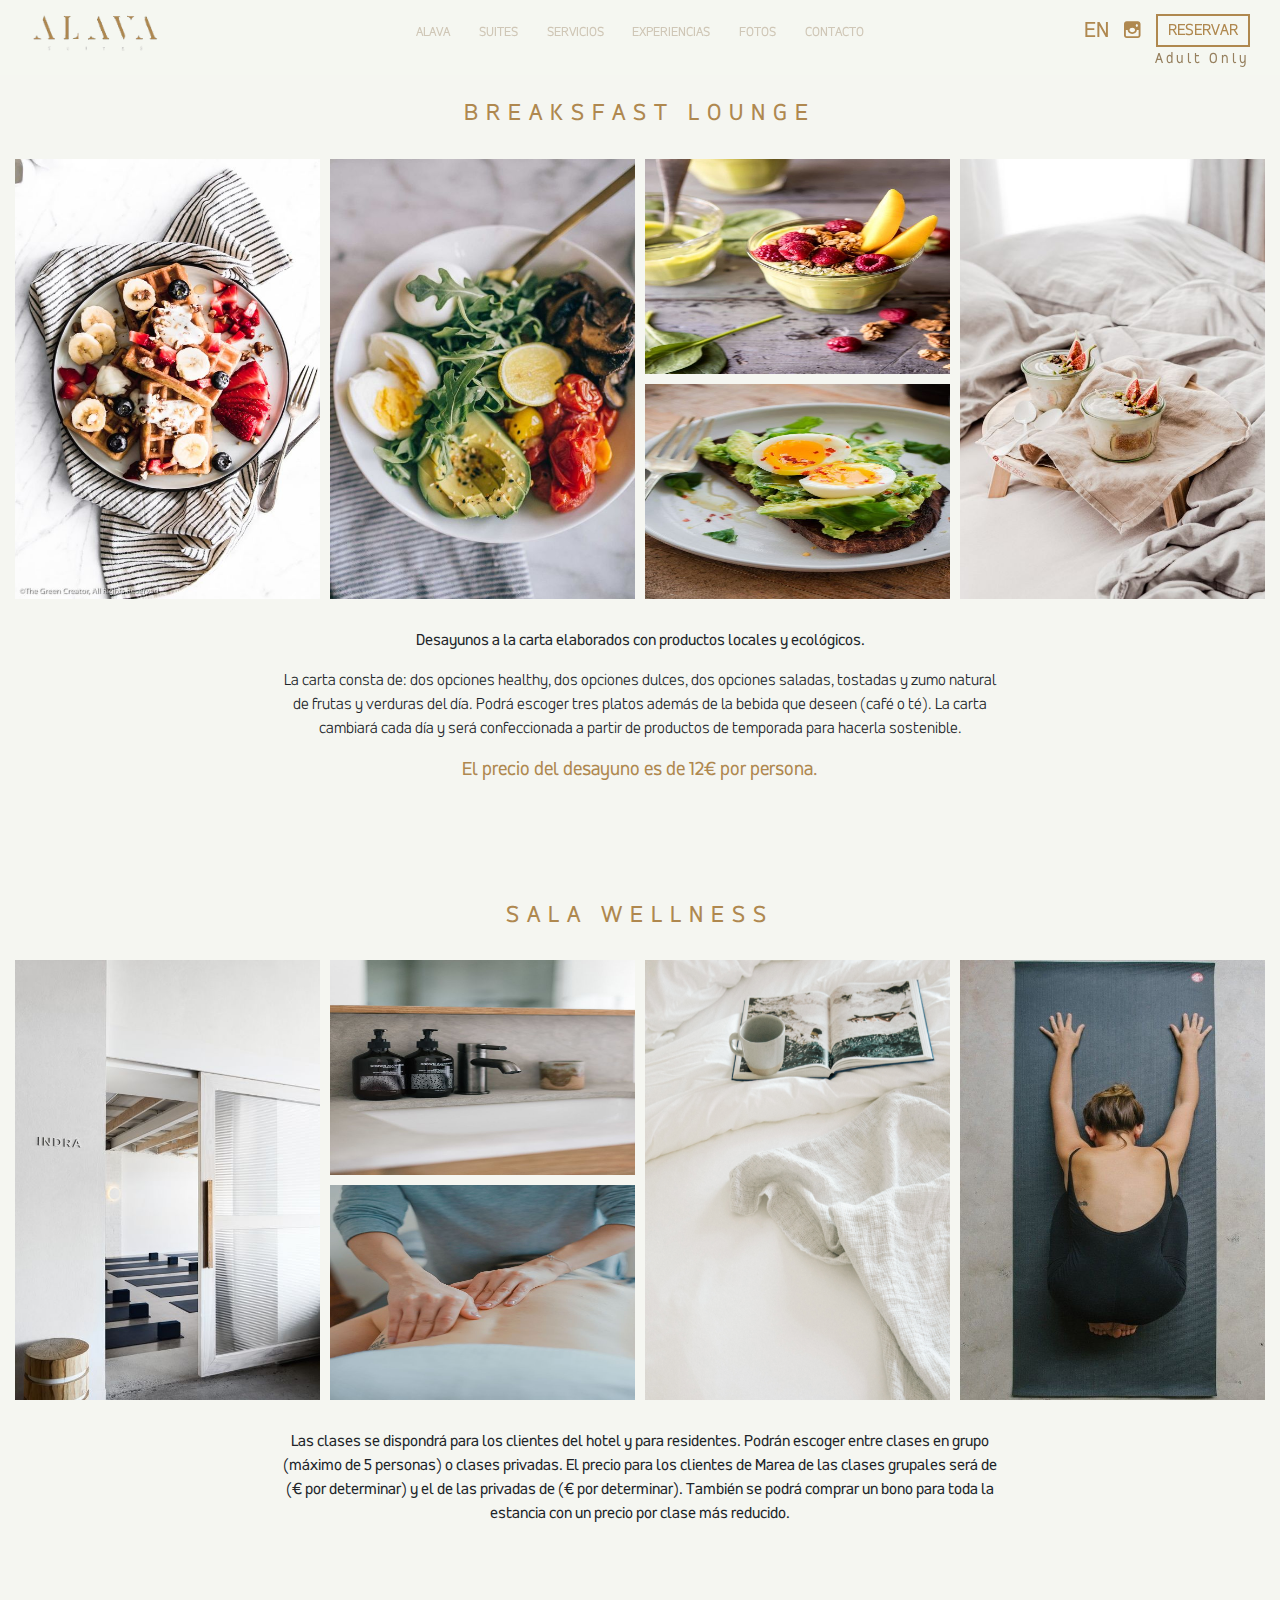
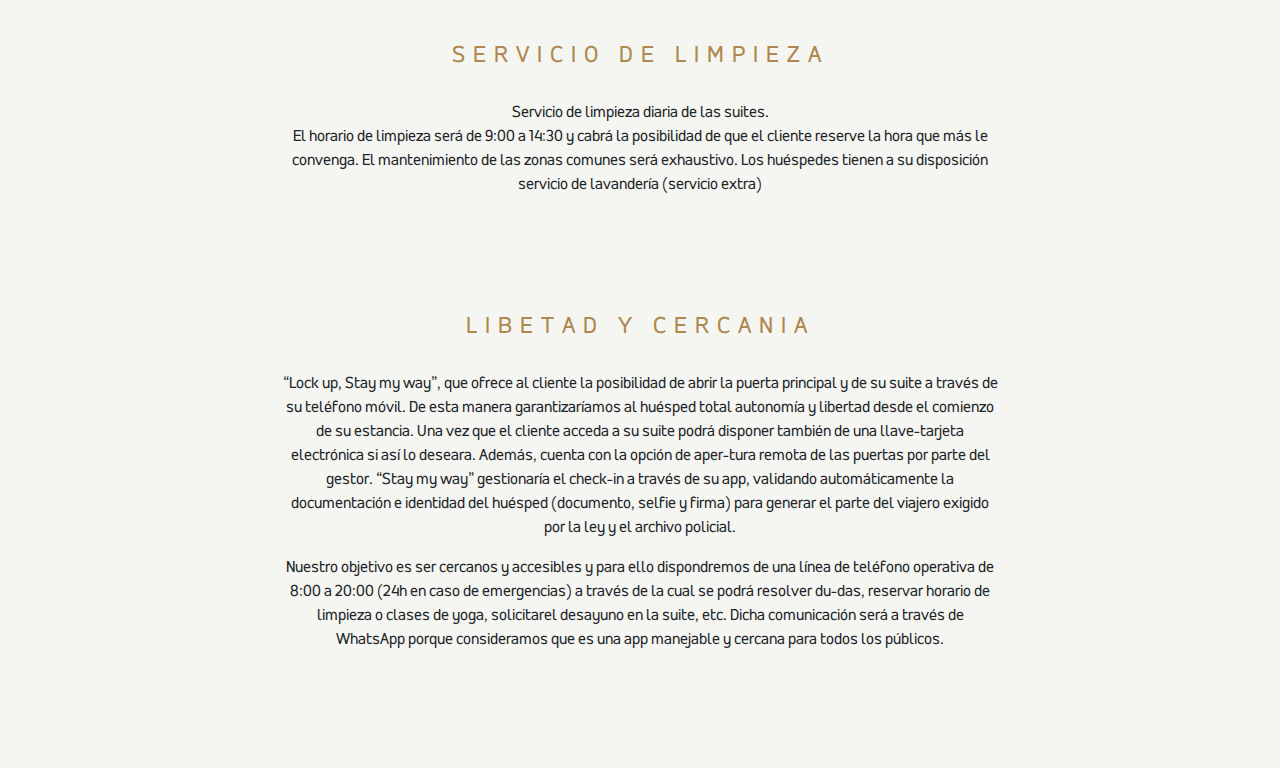
<file: pages/servicios.html>
<!DOCTYPE html>
<html lang="en">

<head>
    <meta charset="UTF-8">
    <meta name="viewport" content="width=device-width, initial-scale=1.0">
    <meta http-equiv="X-UA-Compatible" content="ie=edge">
    <link rel="stylesheet" href="../css/bootstrap.min.css">
    <!-- <link rel="stylesheet" href="css/all.css"> -->
    <link rel="stylesheet" href="../css/typicons.min.css">
    <link rel="stylesheet" href="../css/app.css">
    <link rel="stylesheet" href="../css/myFonts.css">
    <title>Alava</title>
</head>

<body>
    <nav class="barra-navegacion fixed">
        <a href="../index.html">
            <div class="boton-home">
                <img src="../img/logo.png" alt="">
            </div>
        </a>

        <div class="mobile-book-now">
            <h4>Reservar</h4>
        </div>

        <div class="menu-mobile" id="menu-mobile">
            <i class="fas fa-bars"></i>
        </div>

        <ul class="menu ">
            <li class="menu-items"><a href="../pages/alava.html">alava</a></li>
            <li class="menu-items"><a href="../pages/suites.html">suites</a></li>
            <li class="menu-items"><a href="../pages/servicios.html">servicios</a></li>
            <li class="menu-items"><a href="../pages/experiencias.html">experiencias</a></li>
            <li class="menu-items"><a href="../pages/fotos.html">fotos</a></li>
            <li class="menu-items"><a href="../pages/contacto.html">contacto</a></li>
        </ul>

        <div class="instagram-mas">
            <div class="container-mas d-flex justify-content-between">
                <div class="d-flex justify-content-end align-center flex-grow-1 ">
                    <span class="es">EN</span>
                    <a href="https://www.instagram.com/alavasuites/?hl=es" target="_blank">
                        <span class="typcn typcn-social-instagram"></span>
                        <!-- <i class="fab fa-instagram"></i> -->
                    </a>
                </div>

                <h4>reservar</h4>
            </div>
            <span class="adult">Adult Only</span>
        </div>
    </nav>

    <!-- /* --- breaksfast lounge--- */ -->
    <div class="container-fluid">
        <div class="container-servicio">
            <h3 class="page-title">breaksfast lounge</h3>
            <div class="servicio-galeria">
                <div><img src="../img/servicios/breaksfast/bf1.jpg" alt=""></div>
                <div><img src="../img/servicios/breaksfast/bf2.jpg" alt=""></div>
                <div class="box-dividida">
                    <div>
                        <img src="../img/servicios/breaksfast/bf3.jpg" alt="">
                    </div>
                    <div>
                        <img src="../img/servicios/breaksfast/bf4.jpg" alt="">
                    </div>
                </div>
                <div><img src="../img/servicios/breaksfast/bf5.jpg" alt=""></div>
            </div>

            <div class="servicio-textos row justify-content-center">
                <div class="col-md-7">
                    <p>Desayunos a la carta elaborados con productos locales y ecológicos.</p>
                    <p class="f-light">La carta consta de: dos opciones healthy, dos opciones dulces, dos opciones saladas, tostadas y zumo natural de frutas y verduras del día. Podrá escoger tres platos además de la bebida que deseen (café o té). La carta cambiará cada día
                        y será confeccionada a partir de productos de temporada para hacerla sostenible. </p>
                    <p class="texto-destacado">El precio del desayuno es de 12€ por persona.</p>
                </div>
            </div>
        </div>
    </div>

    <!-- /* --- SALA WELLNESS--- */ -->
    <div class="container-fluid">
        <div class="container-servicio">
            <h3 class="page-title">sala wellness</h3>
            <div class="servicio-galeria">
                <div><img src="../img/servicios/yoga/yoga1.jpg" alt=""></div>
                <div class="box-dividida">
                    <div>
                        <img src="../img/servicios/yoga/yoga2.jpg" alt="">
                    </div>
                    <div>
                        <img src="../img/servicios/yoga/yoga3.jpg" alt="">
                    </div>
                </div>
                <div><img src="../img/servicios/yoga/yoga4.png" alt=""></div>

                <div><img src="../img/servicios/yoga/yoga5.jpg" alt=""></div>
            </div>

            <div class="servicio-textos row justify-content-center">
                <div class="col-md-7">
                    <p>Las clases se dispondrá para los clientes del hotel y para residentes. Podrán escoger entre clases en grupo (máximo de 5 personas) o clases privadas. El precio para los clientes de Marea de las clases grupales será de (€ por determinar)
                        y el de las privadas de (€ por determinar). También se podrá comprar un bono para toda la estancia con un precio por clase más reducido.</p>
                </div>
            </div>
        </div>
    </div>

    <!-- /* --- SERVICIO DE LIMPIEZA--- */ -->
    <div class="container-fluid">
        <div class="container-servicio row justify-content-center">
            <div class="col-md-7">
                <h3 class="page-title">servicio de limpieza</h3>

                <div class="servicio-textos">
                    <p class="mb-0">Servicio de limpieza diaria de las suites.</p>
                    <p>
                        El horario de limpieza será de 9:00 a 14:30 y cabrá la posibilidad de que el cliente reserve la hora que más le convenga. El mantenimiento de las zonas comunes será exhaustivo. Los huéspedes tienen a su disposición servicio de lavandería (servicio extra)</p>
                </div>
            </div>
        </div>
    </div>

    <!-- /* --- LIBERTAD Y CERCANIA--- */ -->
    <div class="container-fluid">
        <div class="container-servicio sp-100">
            <h3 class="page-title">libetad y cercania</h3>

            <div class="servicio-textos row justify-content-center">
                <div class="col-md-7">
                    <p> “Lock up, Stay my way”, que ofrece al cliente la posibilidad de abrir la puerta principal y de su suite a través de su teléfono móvil. De esta manera garantizaríamos al huésped total autonomía y libertad desde el comienzo de su estancia.
                        Una vez que el cliente acceda a su suite podrá disponer también de una llave-tarjeta electrónica si así lo deseara. Además, cuenta con la opción de aper-tura remota de las puertas por parte del gestor. “Stay my way” gestionaría el
                        check-in a través de su app, validando automáticamente la documentación e identidad del huésped (documento, selfie y firma) para generar el parte del viajero exigido por la ley y el archivo policial. </p>
                    
                    <p>Nuestro objetivo es ser cercanos y accesibles y para ello dispondremos de una línea de teléfono operativa de 8:00 a 20:00 (24h en caso de emergencias) a través de la cual se podrá resolver du-das, reservar horario de limpieza o clases
                        de yoga, solicitarel desayuno en la suite, etc. Dicha comunicación será a través de WhatsApp porque consideramos que es una app manejable y cercana para todos los públicos.</p>
                </div class="col-md-7">
            </div>
        </div>
    </div>


    <script src="../js/jquery-3.3.1.js"></script>
    <script src="../js/bootstrap.min.js"></script>
    <script src="../js/all.js"></script>
    <script src="../js/app.js"></script>

</body>

</html>
</file>
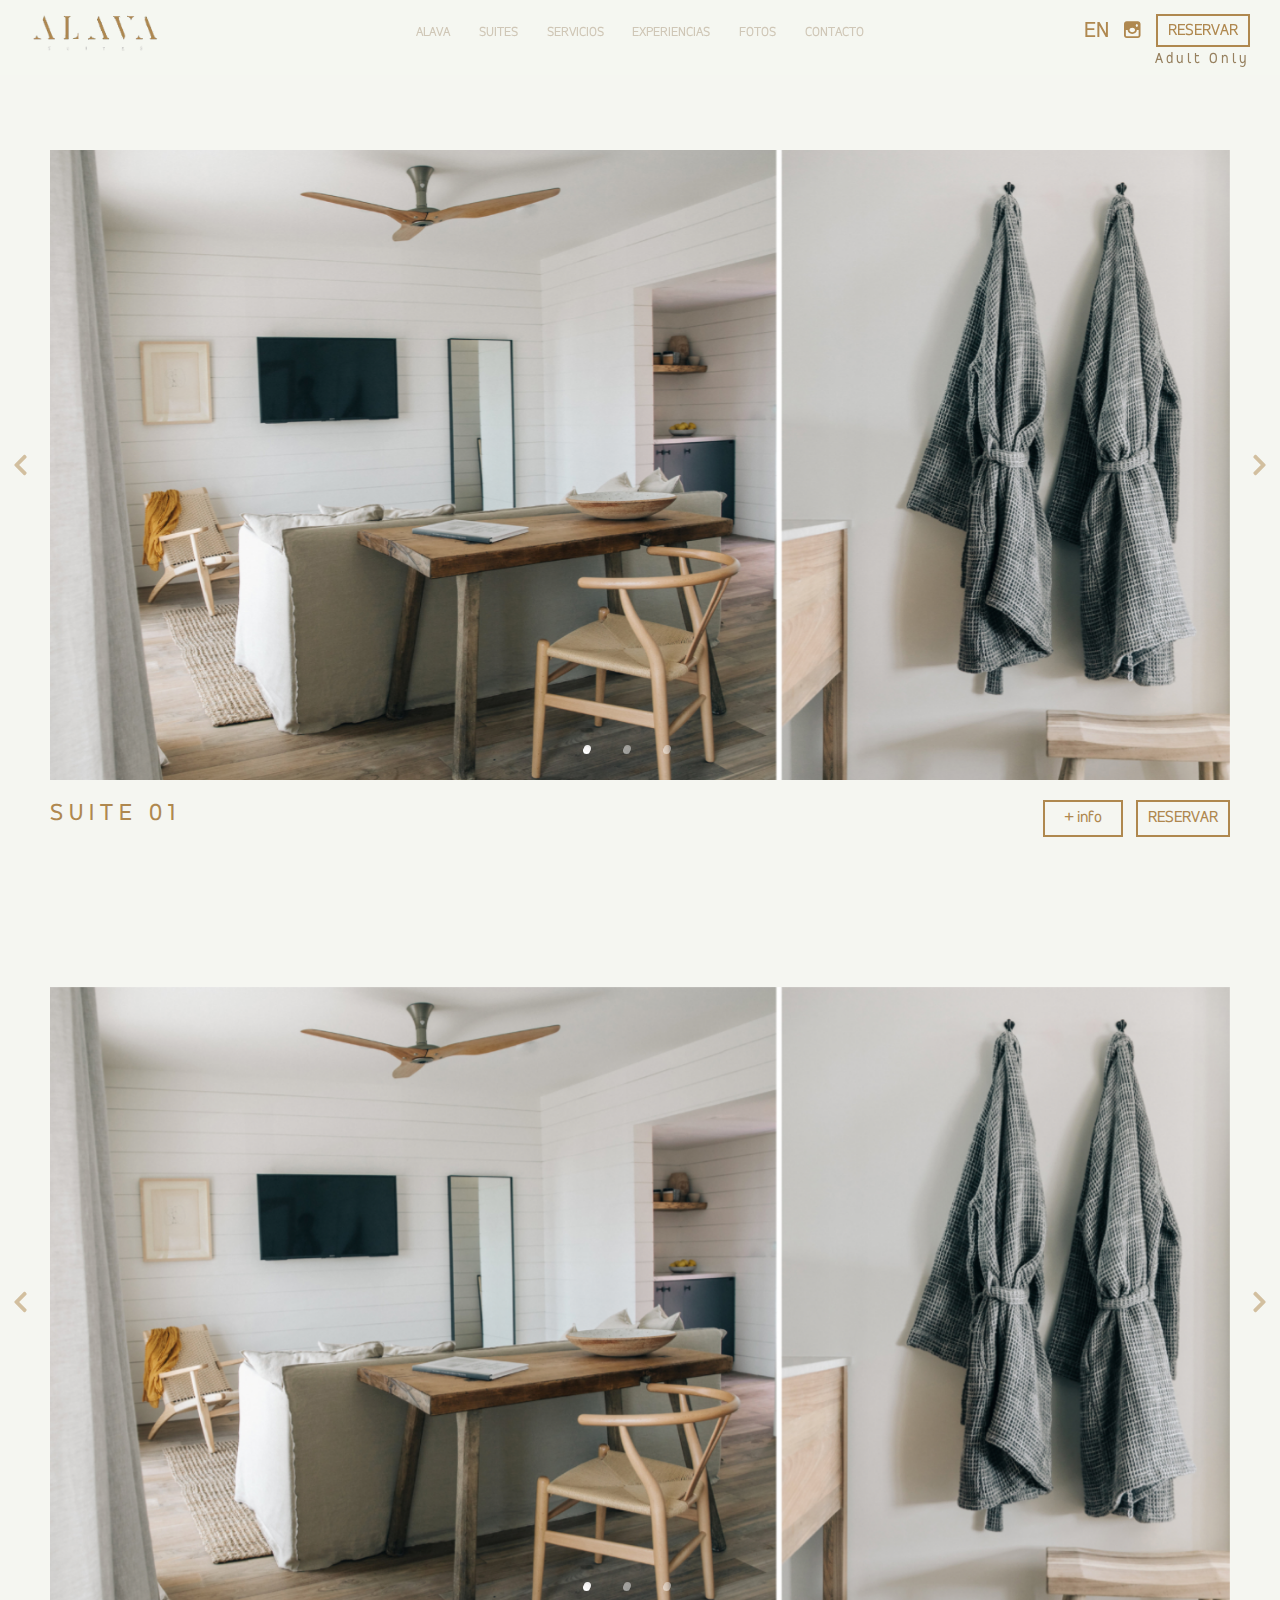
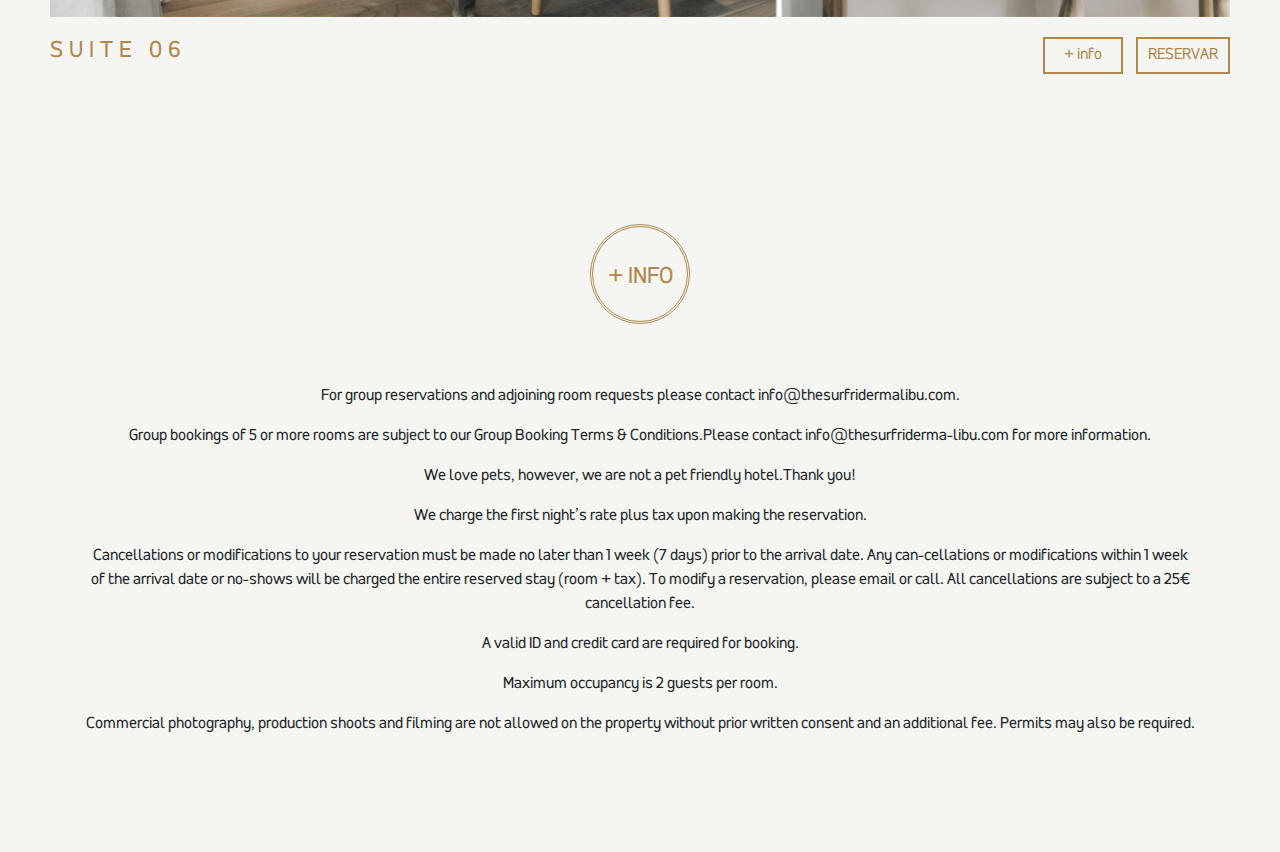
<file: pages/suites.html>
<!DOCTYPE html>
<html lang="en">

<head>
    <meta charset="UTF-8">
    <meta name="viewport" content="width=device-width, initial-scale=1.0">
    <meta http-equiv="X-UA-Compatible" content="ie=edge">
    <link rel="stylesheet" href="../css/bootstrap.min.css">
    <!-- <link rel="stylesheet" href="css/all.css"> -->
    <link rel="stylesheet" href="../css/typicons.min.css">
    <link rel="stylesheet" href="../css/app.css">
    <link rel="stylesheet" href="../css/myFonts.css">
    <title>Alava</title>
</head>

<body>
    <nav class="barra-navegacion fixed">
        <a href="../index.html">
            <div class="boton-home">
                <img src="../img/logo.png" alt="">
            </div>
        </a>

        <div class="mobile-book-now">
            <h4>Reservar</h4>
        </div>

        <div class="menu-mobile" id="menu-mobile">
            <i class="fas fa-bars"></i>
        </div>

        <ul class="menu ">
            <li class="menu-items"><a href="../pages/alava.html">alava</a></li>
            <li class="menu-items"><a href="../pages/suites.html">suites</a></li>
            <li class="menu-items"><a href="../pages/servicios.html">servicios</a></li>
            <li class="menu-items"><a href="../pages/experiencias.html">experiencias</a></li>
            <li class="menu-items"><a href="../pages/fotos.html">fotos</a></li>
            <li class="menu-items"><a href="../pages/contacto.html">contacto</a></li>
        </ul>

        <div class="instagram-mas">
            <div class="container-mas d-flex justify-content-between">
                <div class="d-flex justify-content-end align-center flex-grow-1 ">
                    <span class="es">EN</span>
                    <a href="https://www.instagram.com/alavasuites/?hl=es" target="_blank">
                        <span class="typcn typcn-social-instagram"></span>
                        <!-- <i class="fab fa-instagram"></i> -->
                    </a>
                </div>

                <h4>reservar</h4>
            </div>
            <span class="adult">Adult Only</span>
        </div>
    </nav>
    <!-- /* --- SUITE 01 --- */ -->
    <div class="container-fluid container-suites">
        <div class="suite">

            <!-- /* --- --- SLIDER --- --- */ -->
            <div class="suite-slider">
                <div id="carouselId" class="carousel slide" data-ride="carousel">
                    <ol class="carousel-indicators">
                        <li data-target="#carouselId" data-slide-to="0" class="active"></li>
                        <li data-target="#carouselId" data-slide-to="1"></li>
                        <li data-target="#carouselId" data-slide-to="2"></li>
                    </ol>
                    <div class="carousel-inner" role="listbox">
                        <div class="carousel-item active">
                            <img src="../img/suites/suite3.png" alt="Third slide">
                        </div>
                        <div class="carousel-item">
                            <img src="../img/suites/suite1.png" alt="First slide">
                        </div>
                        <div class="carousel-item">
                            <img src="../img/suites/suite2.png" alt="Second slide">
                        </div>

                    </div>
                    <a class="carousel-control-prev" href="#carouselId" role="button" data-slide="prev">
                        <!-- <span class="carousel-control-prev-icon" aria-hidden="true"></span> -->
                        <i class="fas fa-chevron-left"></i>
                        <span class="sr-only">Previous</span>
                    </a>
                    <a class="carousel-control-next" href="#carouselId" role="button" data-slide="next">
                        <!-- <span class="carousel-control-next-icon" aria-hidden="true"></span> -->
                        <i class="fas fa-chevron-right"></i>
                        <span class="sr-only">Next</span>
                    </a>
                </div>
            </div>

            <!-- /* --- --- DETALLES Y INFO --- --- */ -->
            <div class="suite-detalles">
                <h3 class="">Suite 01</h3>
                <div class="mas">
                    <button class="btn-style-alava btn-infoo">+ info</button>
                    <button class="btn-style-alava btn-reserva">reservar</button>
                </div>
            </div>
        </div>

        <div class="container-detalles">

            <!--  /* --- --- CONTENEDOR RESERVA --- --- */ -->
            <div class="detalles-reserva">
                <p class="texto-principal">
                    Suite con techo a dos agua de 4 m y grandes cristaleras que dan a una amplia terraza privada con vistas al jardín.
                </p>
                <div class="room-detalles">
                    <h4>room details</h4>
                    <ul>
                        <li>Facilities: Amenities Apivita, Aislamiento Climalit, Wi-Fi, Secador Pelo, Agua KM0.</li>
                        <li>Size: 30m2</li>
                        <li>Bed Type: King Size 200cmx200cm</li>
                        <li>Adults: 2</li>
                    </ul>
                </div>
                <div class="precio">
                    <span class="euro">120</span>
                    <i class="fas fa-euro-sign"></i>
                    <span class="por-noche">/Price per night</span>
                </div>
            </div>
        </div>

    </div>
    </div>



    <!-- /* --- SUITE 06 --- */ -->
    <div class="container-fluid container-suites">
        <div class="suite">

            <!-- /* --- --- SLIDER --- --- */ -->
            <div class="suite-slider">
                <div id="carouselId" class="carousel slide" data-ride="carousel">
                    <ol class="carousel-indicators">
                        <li data-target="#carouselId" data-slide-to="0" class="active"></li>
                        <li data-target="#carouselId" data-slide-to="1"></li>
                        <li data-target="#carouselId" data-slide-to="2"></li>
                    </ol>
                    <div class="carousel-inner" role="listbox">
                        <div class="carousel-item active">
                            <img src="../img/suites/suite3.png" alt="Third slide">
                        </div>
                        <div class="carousel-item ">
                            <img src="../img/suites/suite1.png" alt="First slide">
                        </div>
                        <div class="carousel-item">
                            <img src="../img/suites/suite2.png" alt="Second slide">
                        </div>

                    </div>
                    <a class="carousel-control-prev" href="#carouselId" role="button" data-slide="prev">
                        <!-- <span class="carousel-control-prev-icon" aria-hidden="true"></span> -->
                        <i class="fas fa-chevron-left"></i>
                        <span class="sr-only">Previous</span>
                    </a>
                    <a class="carousel-control-next" href="#carouselId" role="button" data-slide="next">
                        <!-- <span class="carousel-control-next-icon" aria-hidden="true"></span> -->
                        <i class="fas fa-chevron-right"></i>
                        <span class="sr-only">Next</span>
                    </a>
                </div>
            </div>

            <!-- /* --- --- DETALLES Y INFO --- --- */ -->
            <div class="suite-detalles">
                <h3 class="">Suite 06</h3>
                <div class="mas">
                    <button class="btn-style-alava btn-infoo">+ info</button>
                    <button class="btn-style-alava btn-reserva">reservar</button>
                </div>
            </div>
        </div>

        <div class="container-detalles">

            <!--  /* --- --- CONTENEDOR RESERVA --- --- */ -->
            <div class="detalles-reserva">
                <p class="texto-principal">
                    Suite con techo a dos agua de 4 m y grandes cristaleras que dan a una amplia terraza privada con vistas al jardín.
                </p>
                <div class="room-detalles">
                    <h4>room details</h4>
                    <ul>
                        <li>Facilities: Amenities Apivita, Aislamiento Climalit, Wi-Fi, Secador Pelo, Agua KM0.</li>
                        <li>Size: 30m2</li>
                        <li>Bed Type: King Size 200cmx200cm</li>
                        <li>Adults: 2</li>
                    </ul>
                </div>
                <div class="precio">
                    <span class="euro">120</span>
                    <i class="fas fa-euro-sign"></i>
                    <span class="por-noche">/Price per night</span>
                </div>
            </div>

        </div>
    </div>

    <div class="container mb-5">
        <div class="detalles-info">
            <div class="icono-info">
                + info
            </div>
            <div class="texto-info">
                <p>For group reservations and adjoining room requests please contact info@thesurfridermalibu.com.
                </p>
                <p>Group bookings of 5 or more rooms are subject to our Group Booking Terms & Conditions.Please contact info@thesurfriderma-libu.com for more information.</p>
                <p>We love pets, however, we are not a pet friendly hotel.Thank you!</p>
                <p> We charge the first night’s rate plus tax upon making the reservation.</p>
                <p>Cancellations or modifications to your reservation must be made no later than 1 week (7 days) prior to the arrival date. Any can-cellations or modifications within 1 week of the arrival date or no-shows will be charged the entire reserved
                    stay (room + tax). To modify a reservation, please email or call. All cancellations are subject to a 25€ cancellation fee.</p>
                <p>A valid ID and credit card are required for booking.</p>
                <p>Maximum occupancy is 2 guests per room.</p>
                <p>Commercial photography, production shoots and filming are not allowed on the property without prior written consent and an additional fee. Permits may also be required.</p>
            </div>
        </div>
    </div>

    <script src="../js/jquery-3.3.1.js"></script>
    <script src="../js/bootstrap.min.js"></script>
    <script src="../js/all.js"></script>
    <script src="../js/app.js"></script>

</body>

</html>
</file>
<file: css/app.css>
*,
*::before,
*::after {
    box-sizing: border-box;
    margin: 0;
    padding: 0;
}

body {
    font-family: 'Accord Regular';
    background: rgb(245, 246, 241);
    /* letter-spacing: 2px; */
    overflow-x: hidden;
}

.ocultar {
    display: none;
}

.fixed {
    position: fixed;
    width: 100%;
    top: 0;
    left: 0;
    z-index: 10;
}

.blue {
    background: blueviolet !important;
}


/* --- --- CLASS BOOTSTRAP --- --- */

.modal-content {
    border-radius: initial;
    background: rgb(245, 246, 241);
    padding: 20px 10px;
}

/* --- --- Class utilies --- --- */
.f-light{
    font-family: 'Accord Light';
}
/* --- --- CLASS UNITS JS--- --- */

.back-transparent {
    /* opacity: .8; */
    background: rgba(245, 246, 241, 0.911) !important;
}

.back-transparent-dark {
    background: rgba(38, 38, 38, 0.116) !important;
}

.change-color-barra {
    color: rgb(150, 128, 95) !important;
    /* --color-ins: rgb(175, 136, 79) !important; */
}

.change-color-barra:hover {
    opacity: 1;
    /* color: rgba(38, 38, 38, 0.116) !important; */
}

.change-opacity-items {
    opacity: .4;
}

.change-opacity-items:hover {
    opacity: .8;
}

.item-active {
    opacity: 1;
}

.add-border-reserva {
    border: 2px solid rgb(175, 136, 79) !important;
}

.menu-color-scroll {
    /* color: rgba(73, 68, 68, 0.781) !important; */
    color: rgba(175, 137, 79, 0.411) !important;
    font-weight: bold;
}

.menu-color-scroll:hover {
    /* color: rgb(73, 68, 68) !important; */
    color: rgb(175, 136, 79) !important;
}

.logo-home-color {
    color: rgb(38, 38, 38) !important;
}

.skin-dark {
    /* color: rgb(73, 68, 68) !important; */
    color: rgb(175, 136, 79) !important;
    --color-ins: rgb(175, 136, 79) !important;
}

.skin-dark-with-border {
    color: rgb(175, 136, 79) !important;
    border: 2px solid rgb(175, 136, 79) !important;
}

.skin-dark-with-border:hover {
    color: rgb(38, 38, 38) !important;
    border: 2px solid rgb(38, 38, 38) !important;
}


/* --- --- --- --- --- --- */

.header-container {
    position: relative;
}


/*=============================================
                Barra de navegacion
=============================================*/

.barra-navegacion {
    display: flex;
    justify-content: space-between;
    padding: 13px 0px 5px 0px;
    /*   margin-top: 7px; */
    background: #fffef8;
    flex-wrap: wrap;
    z-index: 1000;
}

.barra-navegacion>* {
    flex-basis: 33.3%;
}
.barra-navegacion>a{
    flex-basis: 25%;
}
.barra-navegacion>a:hover {
    text-decoration: none;
}

.boton-home {
    flex-basis: 10%;
    padding-left: 30px;
    font-weight: lighter;
    font-family: 'Rotterdalle';
    line-height: 10px;
    font-size: 33px;
    cursor: pointer;
    /* flex-grow: 1; */
}

.boton-home img {
    width: 100%;
}

.menu {
    display: none;
    font-family: 'Accord Regular';
    font-size: 12pt;
    font-weight: 200;
    flex-basis: 100%;
    height: 100vh;
    color: rgb(245, 246, 241);
    padding-top: 20px;
    margin-top: 10px;
}

.menu .menu-items {
    list-style: none;
    text-transform: uppercase;
    font-size: 10pt;
    border-bottom: 1px solid #f6f6f6;
    padding: 10px 0 10px 30px;
}

.menu-items a {
    text-decoration: none;
    color: rgb(73, 68, 68);
}

.menu-mobile {
    text-align: right;
    font-weight: lighter;
    cursor: pointer;
    padding-right: 30px;
    flex-basis: 10%
}

.mobile-book-now {
    text-align: center;
    font-family: 'Accord Regular';
    text-transform: uppercase;
    color: #575c5f;
    transition: all ease .3s;
    cursor: pointer;
    font-size: 17px;
    letter-spacing: 7px;
    /* flex-basis: 50%; */
    flex-grow: 1;
}

.mobile-book-now h4 {
    font-size: 17px;
    font-family: 'Accord Regular';
    color: rgb(38, 38, 38);
}

.mobile-book-now:hover {
    color: rgb(38, 38, 38);
}

.instagram-mas {
    display: none;
}

.instagram-mas .adult {
    align-self: flex-end;
    color: rgb(245, 246, 241);
    letter-spacing: 3px;
    font-size: .9rem;
}

.instagram-mas .container-mas {
    display: flex;
    justify-content: end;
    align-items: center;
    align-content: center;
    width: 100%;
}

.container-mas h4 {
    text-transform: uppercase;
    font-size: 12pt;
    font-family: 'Accord Regular';
    color: rgb(245, 246, 241);
    cursor: pointer;
    border: 2px solid rgb(245, 246, 241);
    padding: 6px 10px 4px 10px;
    margin-bottom: 0;
}

.container-mas h4:hover {
    color: rgba(77, 80, 80, 0.685);
    border-color: rgba(77, 80, 80, 0.685);
}

.container-mas i {
    font-size: 16px;
    color: white;
    cursor: pointer;
}


.container-mas .typcn-social-instagram{
    --color-ins : rgb(245, 246, 241);
}
.container-mas .typcn-social-instagram::before {
    cursor: pointer;
    font-size: 1.4rem;
    color: var(--color-ins ) ;
    margin-right: 30px;
    width: 100%;
    height: 100%;
}

.container-mas .typcn-social-instagram:hover::before {
    color: rgb(38, 38, 38);
}

.container-mas .es {
    /* margin-right: 20px; */
    color: rgb(245, 246, 241);
    cursor: pointer;
    font-size: 1.4rem;
    margin-top: 2px;
}

.container-mas .es:hover {
    color: rgb(38, 38, 38);
}


/*=============================================
                     SLIDER
=============================================*/

.carousel-inner {
    height: 60vh;
}

.carousel-inner .carousel-item {
    height: 100%;
    width: 100%;
}

.carousel-inner .carousel-item img {
    height: 100%;
    width: 100%;
}

.carousel-indicators li {
    border-radius: 50%;
    width: 7px;
    height: 7px;
    margin-right: 30px;
    position: relative;
}

.carousel-indicators li::before {
    background: rgba(248, 246, 246, 0.945);
    position: absolute;
    content: '';
    border-radius: 50%;
    width: 7px;
    z-index: 100;
    height: 7px;
    top: -2px;
    left: 1px;
}


/*=============================================
                MAIN CONTENT
=============================================*/

.main-content {
    display: flex;
    margin-top: 40px;
    flex-wrap: wrap;
    justify-content: center;
    align-content: center;
}

.main-content>* {
    flex-basis: 100vw;
    padding: 40px 0;
    height: 80vw;
    overflow: hidden;
}

.main-items .cont-relative {
    width: 100%;
    height: 100%;
    position: relative;
}

.main-items .cont-relative h3 {
    text-transform: uppercase;
    font-size: 2.4rem;
    font-weight: bold;
    color: rgba(248, 246, 246, 0.945);
    ;
    transition: ease all .3s;
    position: absolute;
    top: calc( 50% - 2rem);
    text-align: center;
    width: 100%;
}

.main-items .cont-relative h3:hover {
    color: rgb(150, 128, 95);
}

.main-content .main-items img {
    width: 100%;
    height: 100%;
    transition: all ease .5s;
}


/* .main-content .main-items > img:hover{
    transform: scale(1.1);
} */

.main-title {
    text-align: center;
    text-transform: uppercase;
    font-size: 13pt;
    color: rgb(175, 136, 79);
    transition: color ease .4s;
    cursor: pointer;
    margin-top: 10px;
}

.main-items .main-title:hover {
    color: rgb(38, 38, 38);
}


/*=============================================
                FOTOS
=============================================*/

.container-principal-fotos {
    margin-top: 100px;
}

.container-principal-fotos .main-title {
    margin-bottom: 30px;
}

.container-fotos img {
    width: 100%;
    cursor: pointer;
    height: 100%;
    transition: all ease .4s;
    justify-content: sp
}


/* .container-fotos img:hover {
    transform: scale(1.1);
} */
.foto.col-md-3,
.foto-dividida.col-md-3 {
    /* padding: 0; */
    padding : 0 5px;
}
.foto,
.foto-primera,
.foto-segunda {
    overflow: hidden !important;
    margin-bottom: 10px;
    flex-grow: 1;
}

.foto-dividida {
    display: flex;
    flex-direction: column;
    justify-content: space-between;
}


/* .foto-dividida > *{
    flex-basis: 50%;

} */


/*=============================================
                    CONTACTO
=============================================*/

.container-contacto {
    margin-bottom: 100px;
}

.container-contacto .main-title {
    margin-top: 100px;
    margin-bottom: 30px;
}

.mapa iframe {
    width: 100%;
    height: 65vh;
}

.container-newsletter {
    margin-top: 40px;
}


/* --- Direccion y horarios --- */

.direccion-contacto p {
    margin-bottom: 0;
    color: rgb(175, 136, 79);
    font-size: 13pt;
}
.direccion-contacto a {
    text-decoration: none;
}
.direccion-contacto>* {
    margin-bottom: 16px;
}

.direccion-contacto .redes-sociales .typcn-social-instagram::before {
    color: rgb(175, 136, 79);
    font-size: 17pt;
    cursor: pointer;
}


/* --- Formulario de contacto --- */

.formulario-contacto input,
.formulario-contacto textarea,
.btn-submit>button {
    border-radius: initial;
    border: 2px solid rgb(175, 136, 79);
    color: rgb(175, 136, 79);
    /* font-family: 'Accord Thin'; */
    font-size: 12pt;
    background: transparent;
}


.formulario-contacto ::-moz-placeholder {
    color: rgb(175, 136, 79);
    opacity: .7;
}
.formulario-contacto ::-webkit-input-placeholder{
    color: rgb(175, 136, 79);
}

.btn-submit>button {
    text-transform: uppercase;
    letter-spacing: 2px;
}


/*=============================================
                   FOOTER
=============================================*/


/* footer {
    margin-top: 40px;
    margin-bottom: 20px;
}
footer p {
    text-align: center;
    font-size: 10px;
    letter-spacing: 3px;
    font-family: 'helvetica';
    margin-bottom: 0;
} */


/* ################################################################################
                            PAGE ALAVA
################################################################################ */

.page-container {
    margin-top: 200px;
}

.page-alava {
    margin-bottom: 100px;
}


/* --- Filosofia --- */

.page-title {
    text-align: center;
    color: rgb(175, 136, 79);
    font-size: 18pt;
    letter-spacing: 8px;
    text-transform: uppercase;
    margin-bottom: 30px;
}

.page-alava .page-text p {
    font-size: 12pt;
    letter-spacing: 2px;
    text-align: center;
    padding: 0;
    margin-bottom: 25px;
}

.page-alava .page-text {
    margin-bottom: 150px;
}


/* --- Galeria --- */

.page-alava .galeria img {
    width: 100%;
    height: 100%;
}

.page-alava .galeria .img-big,
.page-alava .galeria .img-small {
    display: flex;
    justify-content: center;
    flex-wrap: wrap;
}

.page-alava .galeria .img-big>*,
.page-alava .galeria .img-small>* {
    flex-basis: 100%;
    padding: 5px;
}

.footer-alava a {
    color: rgb(38, 38, 38);
    text-decoration: none;
}

/* ################################################################################
                            PAGE SUITES
################################################################################ */

.container-suites {
    margin-top: 150px;
    margin-bottom: 150px;
   /*  padding: 0 50px; */

}


/* --- --- Suite slider --- --- */

.suite-slider {
    display: flex;
    justify-content: center;
}

.suite-slider>* {
    flex-basis: 100%;
    /* height: 60vh; */
}

.suite-slider .carousel-inner {
    height: 70vh;
}

.suite-slider .carousel-control-prev,
.suite-slider .carousel-control-next {
    display: none;
    /* position: absolute; */
}

.suite-slider .carousel-control-prev {
    left: -10%;
}

.suite-slider .carousel-control-next {
    right: -10%;
}

.suite-slider .carousel-control-prev svg,
.suite-slider .carousel-control-next svg {
    color: rgb(175, 136, 79);
    font-size: 18pt;
}


/* --- SUITE DETALLES --- */

.suite-detalles {
    display: flex;
    justify-content: space-between;
    margin-top: 20px;
}

.suite .suite-detalles h3 {
    color: rgb(175, 136, 79);
    font-size: 18pt;
    letter-spacing: 6px;
    text-transform: uppercase;
}
.mas{
    display: flex;
}
.btn-style-alava {
    border: 2px solid rgb(175, 136, 79);
    padding: 2px 10px;
    background: transparent;
    /* letter-spacing: 2px; */
    color: rgb(175, 136, 79);
    transition: all ease .5s;
}

.btn-style-alava:hover {
    background: rgb(175, 136, 79);
    color: rgb(245, 246, 241);
}

.btn-style-alava--actived {
    opacity: .4;
    background: rgb(175, 136, 79);
    color: rgb(245, 246, 241);
}

.btn-reserva {
    text-transform: uppercase;
    font-family: 'Accord Regular';
}

.btn-infoo {
    padding: 2px 1.2rem;
    margin-right: .8rem;
    font-family: 'Accord Regular';
    font-size: 12pt;
}


/* --- Container detalles --- */

.container-detalles {
    margin-top: 10px;
}


/* .detalles-reserva{
    width: 80%;
} */

.container-detalles .room-detalles ul {
    padding: 0;
}

.room-detalles h4 {
    text-transform: capitalize;
    color: rgb(175, 136, 79);
    letter-spacing: 4px;
    font-size: 12pt;
}

.room-detalles ul li {
    list-style: none;
    position: relative;
    padding-left: 45px;
}

.room-detalles ul li::before {
    content: "";
    border-top: 1px solid rgb(175, 136, 79);
    width: 35px;
    /* height: 2px; */
    position: absolute;
    left: 0;
    top: 35%;
}

.precio {
    position: relative;
}

.precio .euro {
    font-size: 25pt;
    color: rgb(175, 136, 79);
    /* font-weight: bold; */
}

.precio svg {
    font-size: 14pt;
    color: rgb(175, 136, 79);
    position: absolute;
    top: 17%;
}

.precio .por-noche {
    margin-left: 15px;
    font-family: 'Accord Thin';
    font-size: 12pt;
    color: rgb(175, 136, 79);
}


/* --- DETALLES INFO --- */

.detalles-info {
    display: flex;
    justify-content: center;
    align-items: center;
    flex-direction: column;
    margin-top: 100px;
    margin-bottom: 100px;
}

.icono-info {
    border-color: rgb(175, 136, 79);
    border-style: double;
    border-radius: 50%;
    width: 100px;
    height: 100px;
    text-align: center;
    line-height: 100px;
    font-size: 18pt;
    color: rgb(175, 136, 79);
    text-transform: uppercase;
    margin-bottom: 60px;
}

.texto-info {
    text-align: center;
}


/* ################################################################################
                                   SERVICIOS
################################################################################ */

.sp-100 {
    margin-bottom: 100px;
}

.container-servicio {
    margin-top: 100px;
}

.servicio-textos {
    text-align: center;
}

.servicio-textos .texto-destacado {
    color: rgb(175, 136, 79);
    font-size: 1.2rem;
}

.servicio-galeria {
    display: grid;
    grid-template-columns: 100%;
    grid-template-rows: 50vh;
    column-gap: 10px;
    margin-bottom: 20px;
}


.servicio-galeria >* {
    margin-bottom: 10px;
}

.servicio-galeria img,
.box-dividida img {
    width: 100%;
    height: 100%;
}

.box-dividida {
    /* height: 50vh; */
    display: flex;
    justify-content: center;
    align-items: center;
    flex-direction: column;
    flex-wrap: wrap;
}

.box-dividida>* {
    height: 50%;
    width: 100%;
}

.box-dividida div:first-child {
    padding-bottom: 5px;
}

.box-dividida div:last-child {
    padding-top: 5px;
}


/* ################################################################################
                                   PAGE EXPERIENCIAS
################################################################################ */

.container-experiencias {
    margin-top: 150px;
    margin-bottom: 150px;
}

.container-experiencias .page-title {
    margin-bottom: 100px;
}

.block-experiencia,
.block-experiencia-invertido {
    display: flex;
    flex-direction: column;
    height: 80vh;
    margin-bottom: 100px;
}

.experiencia-img,
.experiencia-img-invertido {
    height: 60%;
}

@media(min-width: 1133px){
    .experiencia-img {
        width: 28vw;
    }
}

.experiencia-img img,
.experiencia-img-invertido img {
    width: 100%;
    height: 100%;
}

.container-info,
.container-info-invertido {
    /* flex-basis: 50%; */
    border: 2px solid rgb(175, 136, 79);
    padding: 20px;
    text-align: center;
    /* height: 100%; */
}

.experiencia-content {
    display: flex;
    flex-direction: column;
    justify-content: space-evenly;
    height: 100%;
}

.experiencia-content h4 {
    color: rgb(175, 136, 79);
    font-size: 18pt;
    text-transform: uppercase;
    /* margin-bottom: 50px; */
}

.experiencia-content span {
    color: rgb(175, 136, 79);
    font-size: 12pt;
    text-transform: uppercase;
    text-align: right;
    cursor: pointer;
    transition: opacity ease .5s;
}

.experiencia-content > p {
    margin-bottom: 0;
    line-height: 1.8rem;
}

.experiencia-content span:hover {
    opacity: .5;
}


/* --- --- MODAL EXPERIENCIAS --- --- */

.container-experiencia-modal {
    display: flex;
    justify-content: center;
    align-items: center;
    flex-direction: column;
}

.modal-title {
    font-size: 12pt;
    color: rgb(175, 136, 79);
    text-transform: uppercase;
    letter-spacing: 4px;
    margin-bottom: 20px;
}

.img-experiencia-modal {
    margin-bottom: 20px;
}

.img-experiencia-modal img {
    width: 100%;
}

.info-modal {
    text-align: justify;
}

.reservas-modal {
    display: flex;
    justify-content: center;
    align-content: center;
    align-items: center;
    flex-direction: column;
    margin-top: 30px;
}

.reservas-modal .tipos-servicios {
    width: 100%;
    display: flex;
}

.reservas-modal .tipos-servicios>* {
    border: 2px solid rgb(175, 136, 79);
    padding: 5px 10px;
    margin-bottom: 20px;
    text-transform: capitalize;
}

.reservas-modal .tipos-servicios .nombre-servicio {
    flex-basis: 70%;
}

.reservas-modal .tipos-servicios button {
    border: none;
    flex-basis: 30%;
    color: rgb(245, 246, 241);
    background: rgb(175, 136, 79);
    transition: all ease .5s;
}

.reservas-modal .tipos-servicios button:hover {
    /* color: rgb(175, 136,79); */
    background: rgba(175, 136, 79, 0.52);
}


/* ################################################################################
                                   PAGE GALERIA
################################################################################ */

.container-galeria {
    margin-top: 200px;
    margin-bottom: 50px;
}

.container-galeria .grid>* {
    margin: 0 .66% 15px .66%;
}

.grid .grid-item,
.grid-sizer {
    width: 100%;
   /* width:auto;
   height: auto; */
}

.grid .grid-item img {
    width: 100%;
}


/* ################################################################################
                                   PAGE CONTACTO
################################################################################ */

.container-contacto .page-title {
    margin-top: 150px;
}


/*=============================================
                MEDIA QUERIES
=============================================*/

@media(min-width: 480px) {
    /* .main-content > * {
        flex-basis: 80vw;
        padding: 40px;
        height: 55vw;
    } */
    .boton-home {
        width: 60%;
    }
}

@media (min-width: 768px) {
    .barra-navegacion .menu {
        flex-basis: 35%;
    }
    .boton-home {
        width: 50%;
    }
    /* --- --- Slider --- --- */
    .carousel-inner {
        height: 80vh;
    }
    /* --- --- Main Content --- --- */
    .main-content>* {
        flex-basis: 33vw;
        padding: 40px;
        height: 25vw;
    }
    /* --- --- Page Alava --- --- */
    .page-alava .galeria .img-big>*,
    .page-alava .galeria .img-small>* {
        flex-basis: 30%;
        padding: 5px;
    }
    /* --- --- PageServicios --- --- */
    .servicio-galeria {
        /* display: grid; */
        grid-template-columns: 25% 25% 25% 25%;
        grid-template-rows: 50vh;
        column-gap: 10px;
        margin-bottom: 20px;
        padding-right: 30px;
    }
    /* --- --- PAGE GALERIA --- --- */
    .grid .grid-item {
        width: 48%;
    }
    /* --- --- PAGE EXPERIENCIAS --- --- */
    .block-experiencia {
        justify-content: flex-end;
        height: 40vh;
        position: relative;
        flex-direction: row;
    }
    .block-experiencia-invertido {
        justify-content: start;
        height: 40vh;
        position: relative;
        flex-direction: row;
    }
    .block-experiencia-invertido .experiencia-img-invertido {
        order: 2;
    }
    .experiencia-img {
        flex-basis: 40%;
        /* position: absolute;
        top: 18px;
        left: 0; */
        width: 28vw;
        height: 90%;
        margin-right: -55px;
        margin-top: 15px;
        z-index: 100;
    }
    
    .experiencia-img-invertido {
        flex-basis: 40%;
        /* position: absolute;
        top: 18px;
        right: 0; */
        width: 28vw;
        height: 90%;
        margin-left: -55px;
        margin-top: 15px;
        z-index: 100;
    }
    .container-info {
        flex-basis: 70%;
        /* border: 2px solid rgb(175, 136,79);*/
        padding: 20px 20px 20px 80px;
        text-align: left;
        height: 100%;
    }
    .container-info-invertido {
        flex-basis: 70%;
        padding: 20px 80px 20px 20px;
        text-align: right;
        height: 100%;
    }
    .container-info-invertido span {
        text-align: left;
    }

    /* --- --- PAge Suite --- --- */
    .container-suites {
        padding: 0 50px;
    }
}

@media(min-width: 1024px) {
    /* --- --- Page Alava --- --- */
    .page-alava .page-text p {
        padding: 0 15%;
    }
    /* --- --- PAGE GALERIA --- --- */
    .grid .grid-item {
        width: 32%;
    }
}

@media (min-width: 1100px) {
    /* --- navegacion --- */
    .barra-navegacion {
        background: transparent;
    }
    .barra-navegacion .menu {
        /* flex-basis: 50%; */
        display: flex;
        justify-content: space-between;
        height: auto;
        padding-top: 0px;
    }
    .boton-home {
        width: 50%;
    }
    .instagram-mas {
        flex-basis: 25%;
    }
    .instagram-mas {
        display: flex;
        flex-direction: column;
        justify-content: center;
        padding-left: 100px;
        padding-right: 30px;
        align-items: center;
    }
    .menu-mobile,
    .mobile-book-now {
        display: none;
    }
    .menu .menu-items {
        padding: 0;
        border: 0;
    }
    .menu-items a {
        color: rgb(245, 246, 241)
    }
    .menu-items a:hover {
        color: rgb(38, 38, 38);
    }
    /* --- --- Slider --- --- */
    .carousel-inner {
        height: 100vh;
    }
    /* --- main content --- */
    /* .main-content{
        display: flex;
        
    }
    .main-content > *{
        flex-basis: 33.33%;
        padding: 40px;
        
    }

    .main-item h3 {
        
        top: calc( 50% - 20px);
        width: calc(100% - 80px);
        
    }
    .main-item.item5 h3,
    .main-item.item2 h3{
        width: 100%;
    } */
    .container-relative .main-item.item2 {
        position: absolute;
        width: 80%;
        top: -3px;
    }
    .container-relative .main-item.item5 {
        position: absolute;
        width: 80%;
        top: 78px;
    }
    /* --- --- PAGE SUITES --- --- */
    .suite-slider>* {
        /* flex-basis: 90%; */
        /* height: 60vh; */
    }
    .suite-slider .carousel-control-prev,
    .suite-slider .carousel-control-next {
        display: flex;
    }
}
</file>
<file: css/myFonts.css>
@font-face {
    font-family: "Brown Light";
    src: url(../myFonts/BrownLight.ttf);
}

@font-face {
    font-family: "Brown bold";
    src: url(../myFonts/Brown\ Bold.ttf);
}

@font-face {
    font-family: "Rotterdalle";
    src: url(../myFonts/Rotterdalle.otf);
}

@font-face {
    font-family: "Accord Regular";
    src: url(../myFonts/AccordRegular.otf);
}

@font-face {
    font-family: "Accord Light";
    src: url(../myFonts/AccordLight.otf);
}

@font-face {
    font-family: "Accord Thin";
    src: url(../myFonts/Accord_Thin.otf);
}
</file>
<file: css/typicons.min.css>
@charset 'UTF-8';@font-face{font-family:'typicons';font-weight:normal;font-style:normal;src:url('typicons.eot');src:url('typicons.eot?#iefix') format('embedded-opentype'),url('typicons.woff') format('woff'),url('typicons.ttf') format('truetype'),url('typicons.svg#typicons') format('svg')}.typcn:before{font-family:'typicons';font-style:normal;font-weight:normal;speak:none;display:inline-block;text-decoration:inherit;width:1em;height:1em;font-size:1em;text-align:center;-webkit-font-smoothing:antialiased;font-smoothing:antialiased;text-rendering:optimizeLegibility}.typcn-adjust-brightness:before{content:'\e000'}.typcn-adjust-contrast:before{content:'\e001'}.typcn-anchor-outline:before{content:'\e002'}.typcn-anchor:before{content:'\e003'}.typcn-archive:before{content:'\e004'}.typcn-arrow-back-outline:before{content:'\e005'}.typcn-arrow-back:before{content:'\e006'}.typcn-arrow-down-outline:before{content:'\e007'}.typcn-arrow-down-thick:before{content:'\e008'}.typcn-arrow-down:before{content:'\e009'}.typcn-arrow-forward-outline:beforeF{content:'\e00a'}.typcn-arrow-forward:before{content:'\e00b'}.typcn-arrow-left-outline:before{content:'\e00c'}.typcn-arrow-left-thick:before{content:'\e00d'}.typcn-arrow-left:before{content:'\e00e'}.typcn-arrow-loop-outline:before{content:'\e00f'}.typcn-arrow-loop:before{content:'\e010'}.typcn-arrow-maximise-outline:before{content:'\e011'}.typcn-arrow-maximise:before{content:'\e012'}.typcn-arrow-minimise-outline:before{content:'\e013'}.typcn-arrow-minimise:before{content:'\e014'}.typcn-arrow-move-outline:before{content:'\e015'}.typcn-arrow-move:before{content:'\e016'}.typcn-arrow-repeat-outline:before{content:'\e017'}.typcn-arrow-repeat:before{content:'\e018'}.typcn-arrow-right-outline:before{content:'\e019'}.typcn-arrow-right-thick:before{content:'\e01a'}.typcn-arrow-right:before{content:'\e01b'}.typcn-arrow-shuffle:before{content:'\e01c'}.typcn-arrow-sorted-down:before{content:'\e01d'}.typcn-arrow-sorted-up:before{content:'\e01e'}.typcn-arrow-sync-outline:before{content:'\e01f'}.typcn-arrow-sync:before{content:'\e020'}.typcn-arrow-unsorted:before{content:'\e021'}.typcn-arrow-up-outline:before{content:'\e022'}.typcn-arrow-up-thick:before{content:'\e023'}.typcn-arrow-up:before{content:'\e024'}.typcn-at:before{content:'\e025'}.typcn-attachment-outline:before{content:'\e026'}.typcn-attachment:before{content:'\e027'}.typcn-backspace-outline:before{content:'\e028'}.typcn-backspace:before{content:'\e029'}.typcn-battery-charge:before{content:'\e02a'}.typcn-battery-full:before{content:'\e02b'}.typcn-battery-high:before{content:'\e02c'}.typcn-battery-low:before{content:'\e02d'}.typcn-battery-mid:before{content:'\e02e'}.typcn-beaker:before{content:'\e02f'}.typcn-beer:before{content:'\e030'}.typcn-bell:before{content:'\e031'}.typcn-book:before{content:'\e032'}.typcn-bookmark:before{content:'\e033'}.typcn-briefcase:before{content:'\e034'}.typcn-brush:before{content:'\e035'}.typcn-business-card:before{content:'\e036'}.typcn-calculator:before{content:'\e037'}.typcn-calendar-outline:before{content:'\e038'}.typcn-calendar:before{content:'\e039'}.typcn-camera-outline:before{content:'\e03a'}.typcn-camera:before{content:'\e03b'}.typcn-cancel-outline:before{content:'\e03c'}.typcn-cancel:before{content:'\e03d'}.typcn-chart-area-outline:before{content:'\e03e'}.typcn-chart-area:before{content:'\e03f'}.typcn-chart-bar-outline:before{content:'\e040'}.typcn-chart-bar:before{content:'\e041'}.typcn-chart-line-outline:before{content:'\e042'}.typcn-chart-line:before{content:'\e043'}.typcn-chart-pie-outline:before{content:'\e044'}.typcn-chart-pie:before{content:'\e045'}.typcn-chevron-left-outline:before{content:'\e046'}.typcn-chevron-left:before{content:'\e047'}.typcn-chevron-right-outline:before{content:'\e048'}.typcn-chevron-right:before{content:'\e049'}.typcn-clipboard:before{content:'\e04a'}.typcn-cloud-storage:before{content:'\e04b'}.typcn-cloud-storage-outline:before{content:'\e054'}.typcn-code-outline:before{content:'\e04c'}.typcn-code:before{content:'\e04d'}.typcn-coffee:before{content:'\e04e'}.typcn-cog-outline:before{content:'\e04f'}.typcn-cog:before{content:'\e050'}.typcn-compass:before{content:'\e051'}.typcn-contacts:before{content:'\e052'}.typcn-credit-card:before{content:'\e053'}.typcn-css3:before{content:'\e055'}.typcn-database:before{content:'\e056'}.typcn-delete-outline:before{content:'\e057'}.typcn-delete:before{content:'\e058'}.typcn-device-desktop:before{content:'\e059'}.typcn-device-laptop:before{content:'\e05a'}.typcn-device-phone:before{content:'\e05b'}.typcn-device-tablet:before{content:'\e05c'}.typcn-directions:before{content:'\e05d'}.typcn-divide-outline:before{content:'\e05e'}.typcn-divide:before{content:'\e05f'}.typcn-document-add:before{content:'\e060'}.typcn-document-delete:before{content:'\e061'}.typcn-document-text:before{content:'\e062'}.typcn-document:before{content:'\e063'}.typcn-download-outline:before{content:'\e064'}.typcn-download:before{content:'\e065'}.typcn-dropbox:before{content:'\e066'}.typcn-edit:before{content:'\e067'}.typcn-eject-outline:before{content:'\e068'}.typcn-eject:before{content:'\e069'}.typcn-equals-outline:before{content:'\e06a'}.typcn-equals:before{content:'\e06b'}.typcn-export-outline:before{content:'\e06c'}.typcn-export:before{content:'\e06d'}.typcn-eye-outline:before{content:'\e06e'}.typcn-eye:before{content:'\e06f'}.typcn-feather:before{content:'\e070'}.typcn-film:before{content:'\e071'}.typcn-filter:before{content:'\e072'}.typcn-flag-outline:before{content:'\e073'}.typcn-flag:before{content:'\e074'}.typcn-flash-outline:before{content:'\e075'}.typcn-flash:before{content:'\e076'}.typcn-flow-children:before{content:'\e077'}.typcn-flow-merge:before{content:'\e078'}.typcn-flow-parallel:before{content:'\e079'}.typcn-flow-switch:before{content:'\e07a'}.typcn-folder-add:before{content:'\e07b'}.typcn-folder-delete:before{content:'\e07c'}.typcn-folder-open:before{content:'\e07d'}.typcn-folder:before{content:'\e07e'}.typcn-gift:before{content:'\e07f'}.typcn-globe-outline:before{content:'\e080'}.typcn-globe:before{content:'\e081'}.typcn-group-outline:before{content:'\e082'}.typcn-group:before{content:'\e083'}.typcn-headphones:before{content:'\e084'}.typcn-heart-full-outline:before{content:'\e085'}.typcn-heart-half-outline:before{content:'\e086'}.typcn-heart-outline:before{content:'\e087'}.typcn-heart:before{content:'\e088'}.typcn-home-outline:before{content:'\e089'}.typcn-home:before{content:'\e08a'}.typcn-html5:before{content:'\e08b'}.typcn-image-outline:before{content:'\e08c'}.typcn-image:before{content:'\e08d'}.typcn-infinity-outline:before{content:'\e08e'}.typcn-infinity:before{content:'\e08f'}.typcn-info-large-outline:before{content:'\e090'}.typcn-info-large:before{content:'\e091'}.typcn-info-outline:before{content:'\e092'}.typcn-info:before{content:'\e093'}.typcn-input-checked-outline:before{content:'\e094'}.typcn-input-checked:before{content:'\e095'}.typcn-key-outline:before{content:'\e096'}.typcn-key:before{content:'\e097'}.typcn-keyboard:before{content:'\e098'}.typcn-leaf:before{content:'\e099'}.typcn-lightbulb:before{content:'\e09a'}.typcn-link-outline:before{content:'\e09b'}.typcn-link:before{content:'\e09c'}.typcn-location-arrow-outline:before{content:'\e09d'}.typcn-location-arrow:before{content:'\e09e'}.typcn-location-outline:before{content:'\e09f'}.typcn-location:before{content:'\e0a0'}.typcn-lock-closed-outline:before{content:'\e0a1'}.typcn-lock-closed:before{content:'\e0a2'}.typcn-lock-open-outline:before{content:'\e0a3'}.typcn-lock-open:before{content:'\e0a4'}.typcn-mail:before{content:'\e0a5'}.typcn-map:before{content:'\e0a6'}.typcn-media-eject-outline:before{content:'\e0a7'}.typcn-media-eject:before{content:'\e0a8'}.typcn-media-fast-forward-outline:before{content:'\e0a9'}.typcn-media-fast-forward:before{content:'\e0aa'}.typcn-media-pause-outline:before{content:'\e0ab'}.typcn-media-pause:before{content:'\e0ac'}.typcn-media-play-outline:before{content:'\e0ad'}.typcn-media-play-reverse-outline:before{content:'\e0ae'}.typcn-media-play-reverse:before{content:'\e0af'}.typcn-media-play:before{content:'\e0b0'}.typcn-media-record-outline:before{content:'\e0b1'}.typcn-media-record:before{content:'\e0b2'}.typcn-media-rewind-outline:before{content:'\e0b3'}.typcn-media-rewind:before{content:'\e0b4'}.typcn-media-stop-outline:before{content:'\e0b5'}.typcn-media-stop:before{content:'\e0b6'}.typcn-message-typing:before{content:'\e0b7'}.typcn-message:before{content:'\e0b8'}.typcn-messages:before{content:'\e0b9'}.typcn-microphone-outline:before{content:'\e0ba'}.typcn-microphone:before{content:'\e0bb'}.typcn-minus-outline:before{content:'\e0bc'}.typcn-minus:before{content:'\e0bd'}.typcn-mortar-board:before{content:'\e0be'}.typcn-news:before{content:'\e0bf'}.typcn-notes-outline:before{content:'\e0c0'}.typcn-notes:before{content:'\e0c1'}.typcn-pen:before{content:'\e0c2'}.typcn-pencil:before{content:'\e0c3'}.typcn-phone-outline:before{content:'\e0c4'}.typcn-phone:before{content:'\e0c5'}.typcn-pi-outline:before{content:'\e0c6'}.typcn-pi:before{content:'\e0c7'}.typcn-pin-outline:before{content:'\e0c8'}.typcn-pin:before{content:'\e0c9'}.typcn-pipette:before{content:'\e0ca'}.typcn-plane-outline:before{content:'\e0cb'}.typcn-plane:before{content:'\e0cc'}.typcn-plug:before{content:'\e0cd'}.typcn-plus-outline:before{content:'\e0ce'}.typcn-plus:before{content:'\e0cf'}.typcn-point-of-interest-outline:before{content:'\e0d0'}.typcn-point-of-interest:before{content:'\e0d1'}.typcn-power-outline:before{content:'\e0d2'}.typcn-power:before{content:'\e0d3'}.typcn-printer:before{content:'\e0d4'}.typcn-puzzle-outline:before{content:'\e0d5'}.typcn-puzzle:before{content:'\e0d6'}.typcn-radar-outline:before{content:'\e0d7'}.typcn-radar:before{content:'\e0d8'}.typcn-refresh-outline:before{content:'\e0d9'}.typcn-refresh:before{content:'\e0da'}.typcn-rss-outline:before{content:'\e0db'}.typcn-rss:before{content:'\e0dc'}.typcn-scissors-outline:before{content:'\e0dd'}.typcn-scissors:before{content:'\e0de'}.typcn-shopping-bag:before{content:'\e0df'}.typcn-shopping-cart:before{content:'\e0e0'}.typcn-social-at-circular:before{content:'\e0e1'}.typcn-social-dribbble-circular:before{content:'\e0e2'}.typcn-social-dribbble:before{content:'\e0e3'}.typcn-social-facebook-circular:before{content:'\e0e4'}.typcn-social-facebook:before{content:'\e0e5'}.typcn-social-flickr-circular:before{content:'\e0e6'}.typcn-social-flickr:before{content:'\e0e7'}.typcn-social-github-circular:before{content:'\e0e8'}.typcn-social-github:before{content:'\e0e9'}.typcn-social-google-plus-circular:before{content:'\e0ea'}.typcn-social-google-plus:before{content:'\e0eb'}.typcn-social-instagram-circular:before{content:'\e0ec'}.typcn-social-instagram:before{content:'\e0ed'}.typcn-social-last-fm-circular:before{content:'\e0ee'}.typcn-social-last-fm:before{content:'\e0ef'}.typcn-social-linkedin-circular:before{content:'\e0f0'}.typcn-social-linkedin:before{content:'\e0f1'}.typcn-social-pinterest-circular:before{content:'\e0f2'}.typcn-social-pinterest:before{content:'\e0f3'}.typcn-social-skype-outline:before{content:'\e0f4'}.typcn-social-skype:before{content:'\e0f5'}.typcn-social-tumbler-circular:before{content:'\e0f6'}.typcn-social-tumbler:before{content:'\e0f7'}.typcn-social-twitter-circular:before{content:'\e0f8'}.typcn-social-twitter:before{content:'\e0f9'}.typcn-social-vimeo-circular:before{content:'\e0fa'}.typcn-social-vimeo:before{content:'\e0fb'}.typcn-social-youtube-circular:before{content:'\e0fc'}.typcn-social-youtube:before{content:'\e0fd'}.typcn-sort-alphabetically-outline:before{content:'\e0fe'}.typcn-sort-alphabetically:before{content:'\e0ff'}.typcn-sort-numerically-outline:before{content:'\e100'}.typcn-sort-numerically:before{content:'\e101'}.typcn-spanner-outline:before{content:'\e102'}.typcn-spanner:before{content:'\e103'}.typcn-spiral:before{content:'\e104'}.typcn-star-full-outline:before{content:'\e105'}.typcn-star-half-outline:before{content:'\e106'}.typcn-star-half:before{content:'\e107'}.typcn-star-outline:before{content:'\e108'}.typcn-star:before{content:'\e109'}.typcn-starburst-outline:before{content:'\e10a'}.typcn-starburst:before{content:'\e10b'}.typcn-stopwatch:before{content:'\e10c'}.typcn-support:before{content:'\e10d'}.typcn-tabs-outline:before{content:'\e10e'}.typcn-tag:before{content:'\e10f'}.typcn-tags:before{content:'\e110'}.typcn-th-large-outline:before{content:'\e111'}.typcn-th-large:before{content:'\e112'}.typcn-th-list-outline:before{content:'\e113'}.typcn-th-list:before{content:'\e114'}.typcn-th-menu-outline:before{content:'\e115'}.typcn-th-menu:before{content:'\e116'}.typcn-th-small-outline:before{content:'\e117'}.typcn-th-small:before{content:'\e118'}.typcn-thermometer:before{content:'\e119'}.typcn-thumbs-down:before{content:'\e11a'}.typcn-thumbs-ok:before{content:'\e11b'}.typcn-thumbs-up:before{content:'\e11c'}.typcn-tick-outline:before{content:'\e11d'}.typcn-tick:before{content:'\e11e'}.typcn-ticket:before{content:'\e11f'}.typcn-time:before{content:'\e120'}.typcn-times-outline:before{content:'\e121'}.typcn-times:before{content:'\e122'}.typcn-trash:before{content:'\e123'}.typcn-tree:before{content:'\e124'}.typcn-upload-outline:before{content:'\e125'}.typcn-upload:before{content:'\e126'}.typcn-user-add-outline:before{content:'\e127'}.typcn-user-add:before{content:'\e128'}.typcn-user-delete-outline:before{content:'\e129'}.typcn-user-delete:before{content:'\e12a'}.typcn-user-outline:before{content:'\e12b'}.typcn-user:before{content:'\e12c'}.typcn-vendor-android:before{content:'\e12d'}.typcn-vendor-apple:before{content:'\e12e'}.typcn-vendor-microsoft:before{content:'\e12f'}.typcn-video-outline:before{content:'\e130'}.typcn-video:before{content:'\e131'}.typcn-volume-down:before{content:'\e132'}.typcn-volume-mute:before{content:'\e133'}.typcn-volume-up:before{content:'\e134'}.typcn-volume:before{content:'\e135'}.typcn-warning-outline:before{content:'\e136'}.typcn-warning:before{content:'\e137'}.typcn-watch:before{content:'\e138'}.typcn-waves-outline:before{content:'\e139'}.typcn-waves:before{content:'\e13a'}.typcn-weather-cloudy:before{content:'\e13b'}.typcn-weather-downpour:before{content:'\e13c'}.typcn-weather-night:before{content:'\e13d'}.typcn-weather-partly-sunny:before{content:'\e13e'}.typcn-weather-shower:before{content:'\e13f'}.typcn-weather-snow:before{content:'\e140'}.typcn-weather-stormy:before{content:'\e141'}.typcn-weather-sunny:before{content:'\e142'}.typcn-weather-windy-cloudy:before{content:'\e143'}.typcn-weather-windy:before{content:'\e144'}.typcn-wi-fi-outline:before{content:'\e145'}.typcn-wi-fi:before{content:'\e146'}.typcn-wine:before{content:'\e147'}.typcn-world-outline:before{content:'\e148'}.typcn-world:before{content:'\e149'}.typcn-zoom-in-outline:before{content:'\e14a'}.typcn-zoom-in:before{content:'\e14b'}.typcn-zoom-out-outline:before{content:'\e14c'}.typcn-zoom-out:before{content:'\e14d'}.typcn-zoom-outline:before{content:'\e14e'}.typcn-zoom:before{content:'\e14f'}
</file>
